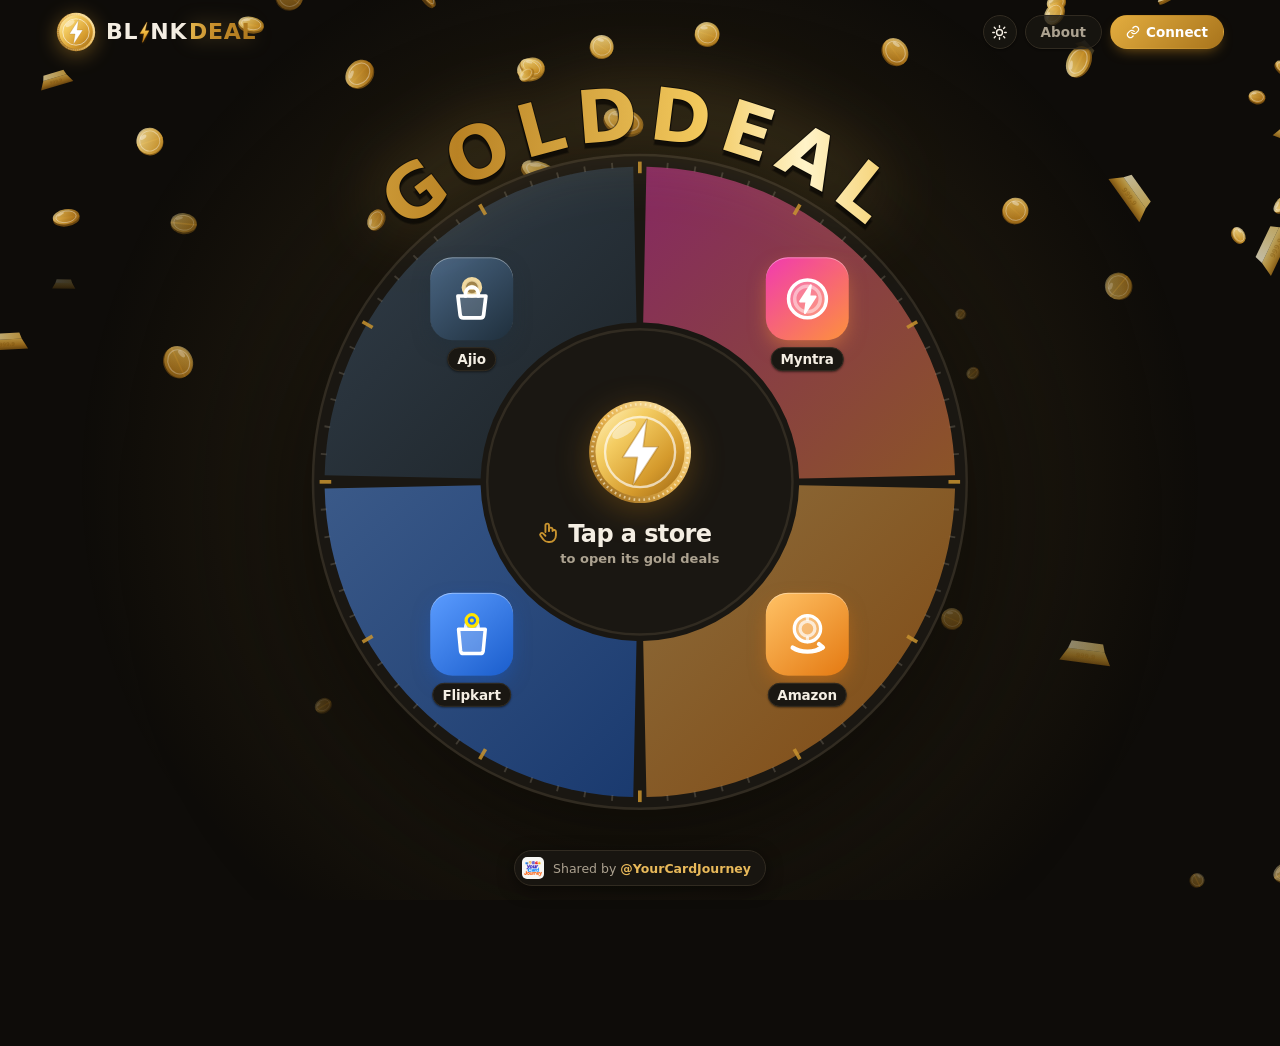
<file: index.html>
<!doctype html>
<html lang="en">
<head>
<meta charset="utf-8">
<meta name="viewport" content="width=device-width, initial-scale=1, viewport-fit=cover">
<title>BlinkDeal</title>
<meta name="description" content="Credit card gold deals, unlocked in a blink. Credit card offers, coupons and flash deals on gold coins from Myntra, Amazon, Flipkart and Ajio on one wheel – see which gold coins beat today's gold rate.">
<link rel="canonical" href="https://blinkdeal.live/">
<meta name="theme-color" content="#0e0c09">

<!-- What a shared link shows (WhatsApp, Telegram, X, LinkedIn, iMessage). -->
<meta property="og:type" content="website">
<meta property="og:site_name" content="BlinkDeal">
<meta property="og:locale" content="en_IN">
<meta property="og:url" content="https://blinkdeal.live/">
<meta property="og:title" content="BlinkDeal ⚡ Gold deals, unlocked in a blink">
<meta property="og:description" content="Credit card gold deals on Myntra · Amazon · Flipkart · Ajio – one tap to see which gold coins beat today's gold rate, before the deal is gone.">
<meta property="og:image" content="https://blinkdeal.live/og-image.jpg">
<meta property="og:image:type" content="image/jpeg">
<meta property="og:image:width" content="1200">
<meta property="og:image:height" content="630">
<meta property="og:image:alt" content="BlinkDeal – a gold wheel with Myntra, Amazon, Flipkart and Ajio">
<meta name="twitter:card" content="summary_large_image">
<meta name="twitter:title" content="BlinkDeal ⚡ Gold deals, unlocked in a blink">
<meta name="twitter:description" content="Myntra · Amazon · Flipkart · Ajio – one tap to see which gold coins beat today's gold rate.">
<meta name="twitter:image" content="https://blinkdeal.live/og-image.jpg">
<meta name="apple-mobile-web-app-title" content="BlinkDeal">
<script type="application/ld+json">
{
  "@context": "https://schema.org",
  "@graph": [
    {
      "@type": "WebSite",
      "@id": "https://blinkdeal.live/#site",
      "url": "https://blinkdeal.live/",
      "name": "BlinkDeal",
      "alternateName": ["blinkdeal.live", "BlinkDeal credit card gold deals"],
      "description": "Credit card gold deals, unlocked in a blink. Credit card offers, coupons and flash deals on gold coins from Myntra, Amazon, Flipkart and Ajio on one wheel, each priced against today's gold rate.",
      "inLanguage": "en-IN",
      "publisher": { "@id": "https://yourcardjourney.store/#org" }
    },
    {
      "@type": "Organization",
      "@id": "https://yourcardjourney.store/#org",
      "name": "YourCardJourney",
      "url": "https://yourcardjourney.store/"
    },
    {
      "@type": "ItemList",
      "name": "Credit card gold deals",
      "itemListElement": [
        { "@type": "SiteNavigationElement", "position": 1, "name": "Credit card gold deals – guide", "url": "https://blinkdeal.live/credit-card-gold-deals/" },
        { "@type": "SiteNavigationElement", "position": 2, "name": "Myntra gold coin deals (BlinkDeal)", "url": "https://blinkdeal.yourcardjourney.store/" },
        { "@type": "SiteNavigationElement", "position": 3, "name": "Amazon gold deals", "url": "https://amazongold.yourcardjourney.store/" },
        { "@type": "SiteNavigationElement", "position": 4, "name": "Flipkart gold deals", "url": "https://flipkartgold.yourcardjourney.store/" },
        { "@type": "SiteNavigationElement", "position": 5, "name": "Ajio gold deals", "url": "https://ajiogold.yourcardjourney.store/" }
      ]
    }
  ]
}
</script>
<link rel="icon" href="favicon.svg" type="image/svg+xml">
<link rel="apple-touch-icon" href="apple-touch-icon.png">
<link rel="preconnect" href="https://rsms.me/">
<link rel="stylesheet" href="https://rsms.me/inter/inter.css">
<link rel="stylesheet" href="style.css">
<script>
  // Dark by default for everyone; a visitor who picked light keeps light.
  (function () {
    var t = "dark";
    try { if (localStorage.getItem("bdlive.theme") === "light") t = "light"; } catch (e) {}
    document.documentElement.setAttribute("data-theme", t);
  })();
</script>
</head>
<body>

<!-- Gold drifting down behind everything. Scenery, not content. -->
<canvas class="hoard" id="hoard" aria-hidden="true"></canvas>

<!-- Gradients for the BlinkDeal.live coin (the mark itself is drawn by app.js). -->
<svg width="0" height="0" style="position:absolute" aria-hidden="true">
  <defs>
    <linearGradient id="coinFace" x1="0" y1="0" x2="1" y2="1">
      <stop offset="0" stop-color="#fff2c4"/>
      <stop offset=".3" stop-color="#f4cd63"/>
      <stop offset=".68" stop-color="#d59a2c"/>
      <stop offset="1" stop-color="#9c6715"/>
    </linearGradient>
    <linearGradient id="boltGold" x1="0" y1="0" x2="0" y2="1">
      <stop offset="0" stop-color="#ffe7a0"/>
      <stop offset=".5" stop-color="#f0b93e"/>
      <stop offset="1" stop-color="#c47f16"/>
    </linearGradient>
    <linearGradient id="coinRim" x1="0" y1="1" x2="1" y2="0">
      <stop offset="0" stop-color="#8a5a12"/>
      <stop offset=".5" stop-color="#e6b24e"/>
      <stop offset="1" stop-color="#fff0bd"/>
    </linearGradient>
  </defs>
</svg>

<header class="topbar">
  <a class="brand" href="./" aria-label="BlinkDeal home">
    <span class="brand-mark" aria-hidden="true" data-mark></span>
    <!-- The name blinks: BLINK's letters shut like an eyelid, twice; the I is a
         bolt that then strikes; and a flash of light runs across DEAL. -->
    <span class="wm" aria-hidden="true">
      <span class="wm-blink"><b>B</b><b>L</b><svg class="wm-bolt" viewBox="0 0 12 24"><path d="M8.6 1 1.2 13.4h4.4L3.9 23l7-12.6H6.5L8.6 1z"/></svg><b>N</b><b>K</b></span><span class="wm-deal">DEAL</span>
    </span>
  </a>
  <nav class="top-links">
    <button class="theme-btn" id="themeBtn" data-theme-toggle type="button" aria-label="Switch to light">
    <svg class="sun" viewBox="0 0 24 24" fill="none" stroke="currentColor" stroke-width="2" stroke-linecap="round"><circle cx="12" cy="12" r="4.2"/><path d="M12 2.5v2.2M12 19.3v2.2M4.6 4.6l1.6 1.6M17.8 17.8l1.6 1.6M2.5 12h2.2M19.3 12h2.2M4.6 19.4l1.6-1.6M17.8 6.2l1.6-1.6"/></svg>
    <svg class="moon" viewBox="0 0 24 24" fill="none" stroke="currentColor" stroke-width="2" stroke-linejoin="round"><path d="M20 14.5A8.5 8.5 0 1 1 9.5 4a6.8 6.8 0 0 0 10.5 10.5z"/></svg>
  </button>
    <a class="about-pill" href="about/">About</a>
    <a class="about-pill connect" href="https://yourcardjourney.store/social.html">
      <svg viewBox="0 0 24 24" fill="none" stroke="currentColor" stroke-width="2.2" stroke-linecap="round" stroke-linejoin="round" aria-hidden="true"><path d="M10 13a5 5 0 0 0 7.5.5l3-3a5 5 0 0 0-7-7l-1.7 1.7"/><path d="M14 11a5 5 0 0 0-7.5-.5l-3 3a5 5 0 0 0 7 7l1.7-1.7"/></svg>
      Connect
    </a>
  </nav>
</header>

<main>
  <h1 class="sr-only">BlinkDeal – gold deals from Myntra, Amazon, Flipkart and Ajio</h1>

  <section class="stage" aria-label="Pick a store">
    <div class="wheel" id="wheel">

      <svg class="crown" viewBox="0 0 400 400" aria-hidden="true">
        <defs>
          <linearGradient id="foil" gradientUnits="userSpaceOnUse" x1="0" y1="0" x2="420" y2="0" spreadMethod="reflect">
            <stop offset="0"   stop-color="#b98224"/>
            <stop offset=".35" stop-color="#f2c85c"/>
            <stop offset=".5"  stop-color="#fff3c8"/>
            <stop offset=".65" stop-color="#f2c85c"/>
            <stop offset="1"   stop-color="#c68d2a"/>
            <animateTransform attributeName="gradientTransform" type="translate"
                              values="0 0; 420 0" dur="6s" repeatCount="indefinite"/>
          </linearGradient>
          <path id="crownArc" d="M -6 200 A 206 206 0 0 1 406 200"/>
        </defs>
        <text class="crown-word">
          <textPath href="#crownArc" startOffset="50%" text-anchor="middle">GOLDDEAL</textPath>
        </text>
      </svg>

      <div class="spin">
        <svg class="dial" viewBox="0 0 400 400" aria-hidden="true">
          <defs id="grads"></defs>
          <circle class="rim" cx="200" cy="200" r="197"/>
          <g class="segs"></g>
          <g class="ticks"></g>
          <circle class="inner" cx="200" cy="200" r="92"/>
        </svg>
        <div class="orbs" id="orbs"></div>
      </div>

      <!-- The centre says what to do. -->
      <div class="core">
        <span class="core-mark" aria-hidden="true">
          <span class="shock"></span><span class="shock s2"></span>
          <span class="core-coin" data-mark></span>
        </span>
        <p class="core-cta">
          <svg class="tap" viewBox="0 0 24 24" fill="none" stroke="currentColor" stroke-width="1.8" stroke-linecap="round" stroke-linejoin="round" aria-hidden="true">
            <path d="M9 11.5V5.2a1.7 1.7 0 0 1 3.4 0v5.3"/>
            <path d="M12.4 10.2V9a1.7 1.7 0 0 1 3.4 0v1.6M15.8 10.4a1.7 1.7 0 0 1 3.2.8v3.3c0 3.7-2.6 6.5-6.2 6.5h-.9c-2.2 0-3.6-.8-4.9-2.4L4.3 14.9a1.6 1.6 0 0 1 2.4-2.1L9 15"/>
          </svg>
          <b>Tap a store</b>
        </p>
        <p class="core-sub" id="coreSub">to open its gold deals</p>
      </div>
    </div>
  </section>
</main>

<footer class="site-credit">
  <span class="credit-pill">
    <img src="yourcardjourney.png" alt="" onerror="this.style.display='none'">
    <span>Shared by <a class="handle" href="https://yourcardjourney.store" rel="noopener">@YourCardJourney</a></span>
  </span>
  <!-- On phones the theme switch lives here, dressed like the credit pill beside it. -->
  <button class="credit-pill theme-pill" data-theme-toggle type="button" aria-label="Switch to light">
    <svg class="sun" viewBox="0 0 24 24" fill="none" stroke="currentColor" stroke-width="2" stroke-linecap="round"><circle cx="12" cy="12" r="4.2"/><path d="M12 2.5v2.2M12 19.3v2.2M4.6 4.6l1.6 1.6M17.8 17.8l1.6 1.6M2.5 12h2.2M19.3 12h2.2M4.6 19.4l1.6-1.6M17.8 6.2l1.6-1.6"/></svg>
    <svg class="moon" viewBox="0 0 24 24" fill="none" stroke="currentColor" stroke-width="2" stroke-linejoin="round"><path d="M20 14.5A8.5 8.5 0 1 1 9.5 4a6.8 6.8 0 0 0 10.5 10.5z"/></svg>
  </button>
</footer>

<script src="hoard.js"></script>
<script src="app.js"></script>
<script src="theme.js"></script>
<script src="analytics.js"></script>
</body>
</html>
</file>
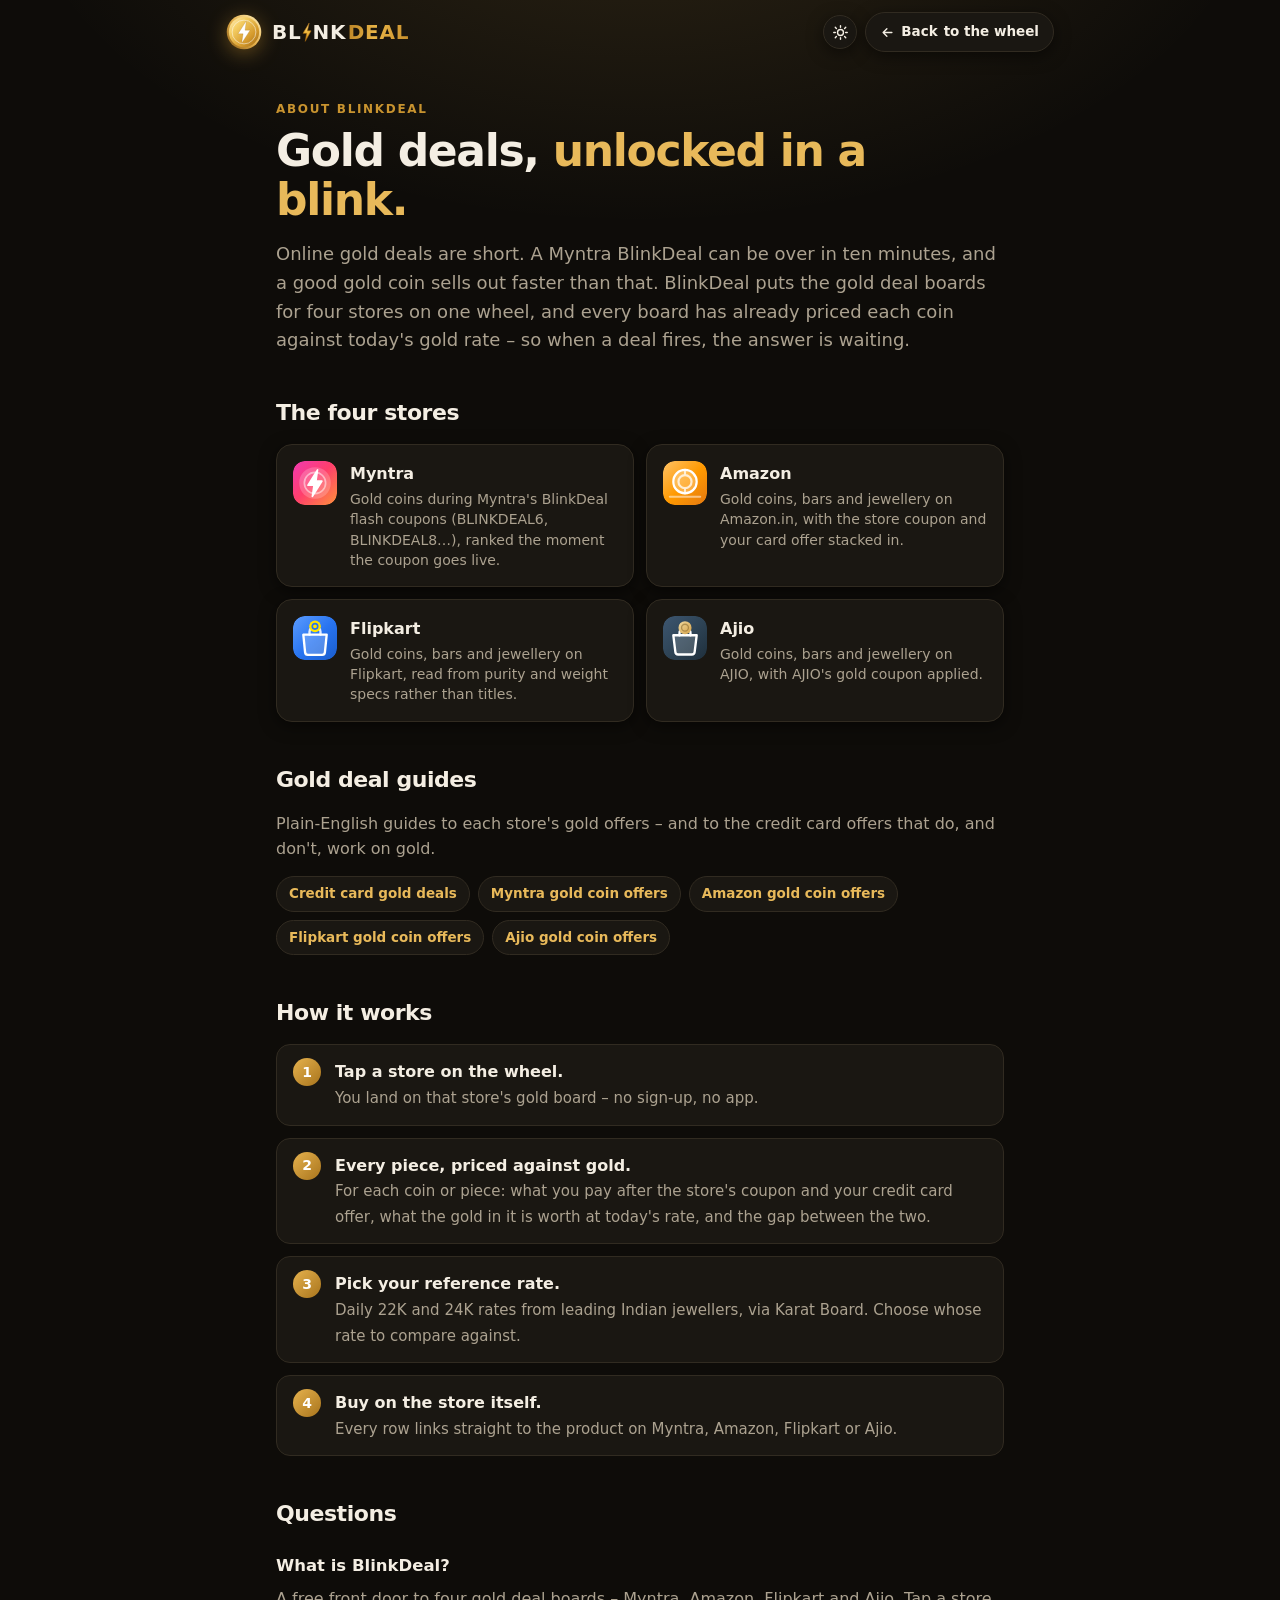
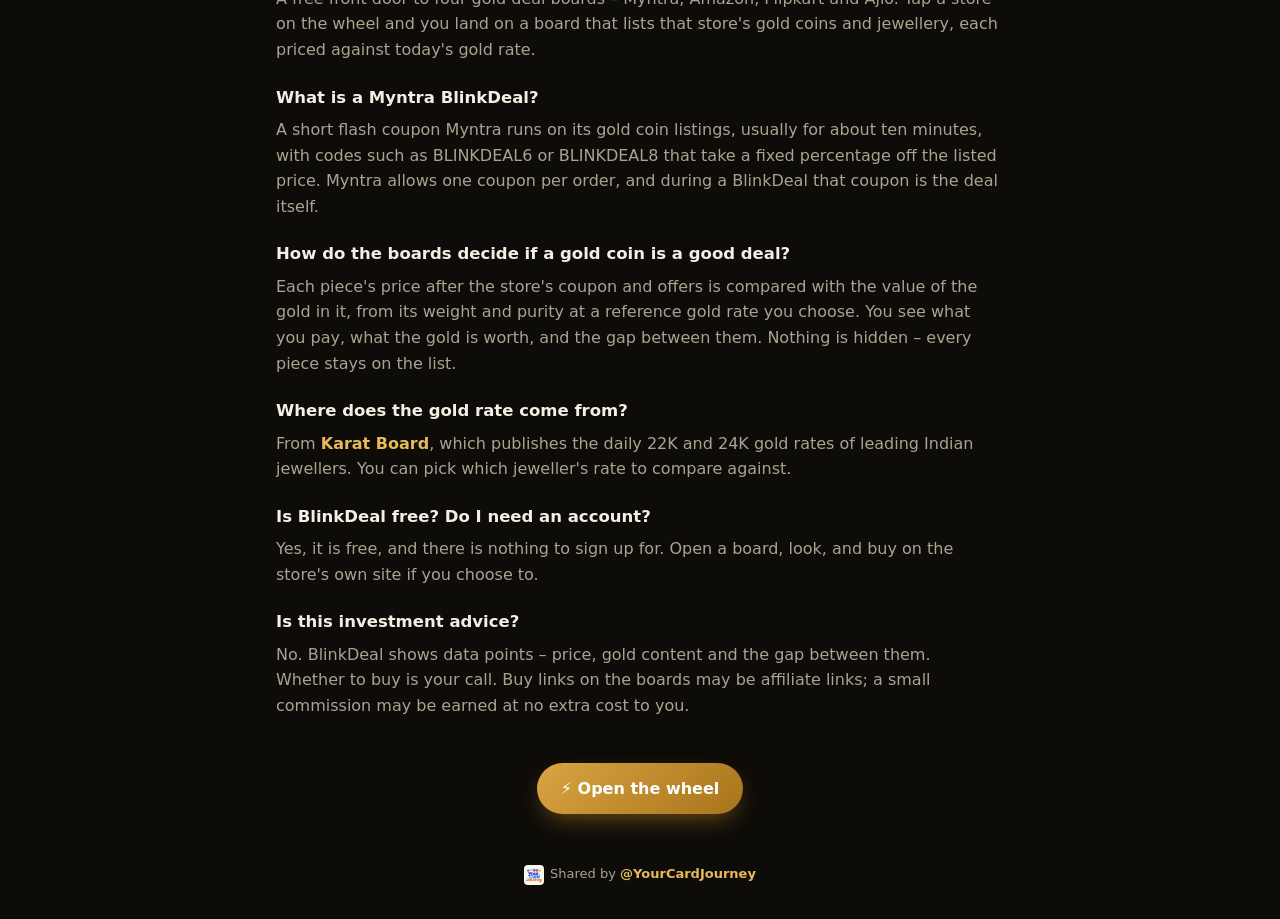
<file: about/index.html>
<!doctype html>
<html lang="en">
<head>
<meta charset="utf-8">
<meta name="viewport" content="width=device-width, initial-scale=1, viewport-fit=cover">
<title>About BlinkDeal – gold coin deals on Myntra, Amazon, Flipkart &amp; Ajio</title>
<meta name="description" content="BlinkDeal puts the gold coin and jewellery deals of Myntra, Amazon, Flipkart and Ajio – with their coupons and credit card offers – on one wheel. Each board prices every piece against today's gold rate, so you can see which ones cost less than the gold in them.">
<link rel="canonical" href="https://blinkdeal.live/about/">
<meta name="theme-color" content="#0e0c09">
<meta property="og:type" content="website">
<meta property="og:site_name" content="BlinkDeal">
<meta property="og:locale" content="en_IN">
<meta property="og:url" content="https://blinkdeal.live/about/">
<meta property="og:title" content="About BlinkDeal ⚡ gold deals, unlocked in a blink">
<meta property="og:description" content="How BlinkDeal works – Myntra, Amazon, Flipkart and Ajio gold coin deals, priced against today's gold rate.">
<meta property="og:image" content="https://blinkdeal.live/og-image.jpg">
<meta property="og:image:width" content="1200">
<meta property="og:image:height" content="630">
<meta name="twitter:card" content="summary_large_image">
<meta name="twitter:image" content="https://blinkdeal.live/og-image.jpg">
<link rel="icon" href="../favicon.svg" type="image/svg+xml">
<link rel="apple-touch-icon" href="../apple-touch-icon.png">
<link rel="preconnect" href="https://rsms.me/">
<link rel="stylesheet" href="https://rsms.me/inter/inter.css">

<script type="application/ld+json">
{
  "@context": "https://schema.org",
  "@graph": [
    {
      "@type": "FAQPage",
      "@id": "https://blinkdeal.live/about/#faq",
      "url": "https://blinkdeal.live/about/",
      "mainEntity": [
        { "@type": "Question", "name": "What is BlinkDeal?",
          "acceptedAnswer": { "@type": "Answer", "text": "BlinkDeal is a free front door to four gold deal boards – Myntra, Amazon, Flipkart and Ajio. Tap a store on the wheel and you land on a board that lists that store's gold coins and jewellery, each priced against today's gold rate." } },
        { "@type": "Question", "name": "What is a Myntra BlinkDeal?",
          "acceptedAnswer": { "@type": "Answer", "text": "A short flash coupon Myntra runs on its gold coin listings, usually for about ten minutes, with codes such as BLINKDEAL6 or BLINKDEAL8 that take a fixed percentage off the listed price. Myntra allows one coupon per order, and during a BlinkDeal that coupon is the deal itself." } },
        { "@type": "Question", "name": "How do the boards decide if a gold coin is a good deal?",
          "acceptedAnswer": { "@type": "Answer", "text": "Each piece's price after the store's coupon and offers is compared with the value of the gold in it, from its weight and purity at a reference gold rate you choose. You see what you pay, what the gold is worth, and the gap between them. Nothing is hidden – every piece stays on the list." } },
        { "@type": "Question", "name": "Where does the gold rate come from?",
          "acceptedAnswer": { "@type": "Answer", "text": "From Karat Board, which publishes the daily 22K and 24K gold rates of leading Indian jewellers. You can pick which jeweller's rate to compare against." } },
        { "@type": "Question", "name": "Is BlinkDeal free? Do I need an account?",
          "acceptedAnswer": { "@type": "Answer", "text": "Yes, it is free, and there is nothing to sign up for. Open a board, look, and buy on the store's own site if you choose to." } },
        { "@type": "Question", "name": "Is this investment advice?",
          "acceptedAnswer": { "@type": "Answer", "text": "No. BlinkDeal shows data points – price, gold content and the gap between them. Whether to buy is your call. Buy links on the boards may be affiliate links; a small commission may be earned at no extra cost to you." } }
      ]
    },
    {
      "@type": "BreadcrumbList",
      "itemListElement": [
        { "@type": "ListItem", "position": 1, "name": "BlinkDeal", "item": "https://blinkdeal.live/" },
        { "@type": "ListItem", "position": 2, "name": "About", "item": "https://blinkdeal.live/about/" }
      ]
    }
  ]
}
</script>
<script>
  // Dark by default for everyone; a visitor who picked light keeps light.
  (function () {
    var t = "dark";
    try { if (localStorage.getItem("bdlive.theme") === "light") t = "light"; } catch (e) {}
    document.documentElement.setAttribute("data-theme", t);
  })();
</script>
<link rel="stylesheet" href="../page.css">
</head>
<body>

<svg width="0" height="0" style="position:absolute" aria-hidden="true">
  <defs>
    <linearGradient id="cf" x1="0" y1="0" x2="1" y2="1"><stop offset="0" stop-color="#fff2c4"/><stop offset=".3" stop-color="#f4cd63"/><stop offset=".68" stop-color="#d59a2c"/><stop offset="1" stop-color="#9c6715"/></linearGradient>
    <linearGradient id="cr" x1="0" y1="1" x2="1" y2="0"><stop offset="0" stop-color="#8a5a12"/><stop offset=".5" stop-color="#e6b24e"/><stop offset="1" stop-color="#fff0bd"/></linearGradient>
    <linearGradient id="bg" x1="0" y1="0" x2="0" y2="1"><stop offset="0" stop-color="#ffe7a0"/><stop offset=".5" stop-color="#f0b93e"/><stop offset="1" stop-color="#c47f16"/></linearGradient>
  </defs>
</svg>

<header class="topbar">
  <a class="brand" href="../" aria-label="BlinkDeal home">
    <svg class="coin" viewBox="0 0 100 100" aria-hidden="true">
      <circle cx="50" cy="50" r="48" fill="url(#cr)"/><circle cx="50" cy="50" r="42" fill="url(#cf)"/>
      <circle cx="50" cy="50" r="33" fill="none" stroke="#fff" stroke-opacity=".65" stroke-width="2.2"/>
      <path d="M56.5 19 33.5 55h14l-4 26L67 45H53l3.5-26z" fill="#fff" stroke="#a36c16" stroke-opacity=".4" stroke-width="1.6" stroke-linejoin="round"/>
    </svg>
    <span class="wm" aria-hidden="true">BL<svg class="bolt" viewBox="0 0 12 24"><path d="M8.6 1 1.2 13.4h4.4L3.9 23l7-12.6H6.5L8.6 1z" fill="url(#bg)" stroke="#a86a10" stroke-width=".7" stroke-linejoin="round"/></svg>NK<span class="deal">DEAL</span></span>
  </a>
  <span class="top-right">
  <button class="theme-btn" id="themeBtn" type="button" aria-label="Switch to light">
    <svg class="sun" viewBox="0 0 24 24" fill="none" stroke="currentColor" stroke-width="2" stroke-linecap="round"><circle cx="12" cy="12" r="4.2"/><path d="M12 2.5v2.2M12 19.3v2.2M4.6 4.6l1.6 1.6M17.8 17.8l1.6 1.6M2.5 12h2.2M19.3 12h2.2M4.6 19.4l1.6-1.6M17.8 6.2l1.6-1.6"/></svg>
    <svg class="moon" viewBox="0 0 24 24" fill="none" stroke="currentColor" stroke-width="2" stroke-linejoin="round"><path d="M20 14.5A8.5 8.5 0 1 1 9.5 4a6.8 6.8 0 0 0 10.5 10.5z"/></svg>
  </button>
  <a class="home" href="../">
    <svg viewBox="0 0 24 24" fill="none" stroke="currentColor" stroke-width="2.2" stroke-linecap="round" stroke-linejoin="round"><path d="M19 12H5M11 18l-6-6 6-6"/></svg>
    Back<span class="long"> to the wheel</span>
  </a>
  </span>
</header>

<main>
  <p class="eyebrow">About BlinkDeal</p>
  <h1>Gold deals, <em>unlocked in a blink.</em></h1>
  <p class="lede">Online gold deals are short. A Myntra BlinkDeal can be over in ten minutes, and a
    good gold coin sells out faster than that. BlinkDeal puts the gold deal boards for four stores on
    one wheel, and every board has already priced each coin against today's gold rate – so when a deal
    fires, the answer is waiting.</p>

  <h2>The four stores</h2>
  <div class="stores">
    <a class="store" href="https://blinkdeal.yourcardjourney.store">
      <img src="../marks/myntra.svg" alt="">
      <div><b>Myntra</b><span>Gold coins during Myntra's BlinkDeal flash coupons (BLINKDEAL6, BLINKDEAL8…), ranked the moment the coupon goes live.</span></div>
    </a>
    <a class="store" href="https://amazongold.yourcardjourney.store">
      <img src="../marks/amazon.svg" alt="">
      <div><b>Amazon</b><span>Gold coins, bars and jewellery on Amazon.in, with the store coupon and your card offer stacked in.</span></div>
    </a>
    <a class="store" href="https://flipkartgold.yourcardjourney.store">
      <img src="../marks/flipkart.svg" alt="">
      <div><b>Flipkart</b><span>Gold coins, bars and jewellery on Flipkart, read from purity and weight specs rather than titles.</span></div>
    </a>
    <a class="store" href="https://ajiogold.yourcardjourney.store">
      <img src="../marks/ajio.svg" alt="">
      <div><b>Ajio</b><span>Gold coins, bars and jewellery on AJIO, with AJIO's gold coupon applied.</span></div>
    </a>
  </div>

  <h2>Gold deal guides</h2>
  <p style="margin:0;color:var(--muted)">Plain-English guides to each store's gold offers – and to the credit card offers that do, and don't, work on gold.</p>
  <div class="guides">
    <a href="../credit-card-gold-deals/">Credit card gold deals</a>
    <a href="../myntra-gold-coin-offers/">Myntra gold coin offers</a>
    <a href="../amazon-gold-coin-offers/">Amazon gold coin offers</a>
    <a href="../flipkart-gold-coin-offers/">Flipkart gold coin offers</a>
    <a href="../ajio-gold-coin-offers/">Ajio gold coin offers</a>
  </div>

  <h2>How it works</h2>
  <ol class="steps">
    <li><b>Tap a store on the wheel.</b><span>You land on that store's gold board – no sign-up, no app.</span></li>
    <li><b>Every piece, priced against gold.</b><span>For each coin or piece: what you pay after the store's coupon and your credit card offer, what the gold in it is worth at today's rate, and the gap between the two.</span></li>
    <li><b>Pick your reference rate.</b><span>Daily 22K and 24K rates from leading Indian jewellers, via Karat Board. Choose whose rate to compare against.</span></li>
    <li><b>Buy on the store itself.</b><span>Every row links straight to the product on Myntra, Amazon, Flipkart or Ajio.</span></li>
  </ol>

  <h2>Questions</h2>
  <dl>
    <dt>What is BlinkDeal?</dt>
    <dd>A free front door to four gold deal boards – Myntra, Amazon, Flipkart and Ajio. Tap a store on
      the wheel and you land on a board that lists that store's gold coins and jewellery, each priced
      against today's gold rate.</dd>

    <dt>What is a Myntra BlinkDeal?</dt>
    <dd>A short flash coupon Myntra runs on its gold coin listings, usually for about ten minutes, with
      codes such as BLINKDEAL6 or BLINKDEAL8 that take a fixed percentage off the listed price. Myntra
      allows one coupon per order, and during a BlinkDeal that coupon is the deal itself.</dd>

    <dt>How do the boards decide if a gold coin is a good deal?</dt>
    <dd>Each piece's price after the store's coupon and offers is compared with the value of the gold in
      it, from its weight and purity at a reference gold rate you choose. You see what you pay, what the
      gold is worth, and the gap between them. Nothing is hidden – every piece stays on the list.</dd>

    <dt>Where does the gold rate come from?</dt>
    <dd>From <a href="https://karatboard.yourcardjourney.store">Karat Board</a>, which publishes the
      daily 22K and 24K gold rates of leading Indian jewellers. You can pick which jeweller's rate to
      compare against.</dd>

    <dt>Is BlinkDeal free? Do I need an account?</dt>
    <dd>Yes, it is free, and there is nothing to sign up for. Open a board, look, and buy on the store's
      own site if you choose to.</dd>

    <dt>Is this investment advice?</dt>
    <dd>No. BlinkDeal shows data points – price, gold content and the gap between them. Whether to buy
      is your call. Buy links on the boards may be affiliate links; a small commission may be earned at
      no extra cost to you.</dd>
  </dl>

  <p class="cta"><a href="../">⚡ Open the wheel</a></p>
</main>

<footer>
  <img src="../yourcardjourney.png" alt="">Shared by <a href="https://yourcardjourney.store">@YourCardJourney</a>
</footer>

<script src="../theme.js"></script>
<script src="../analytics.js"></script>
</body>
</html>
</file>
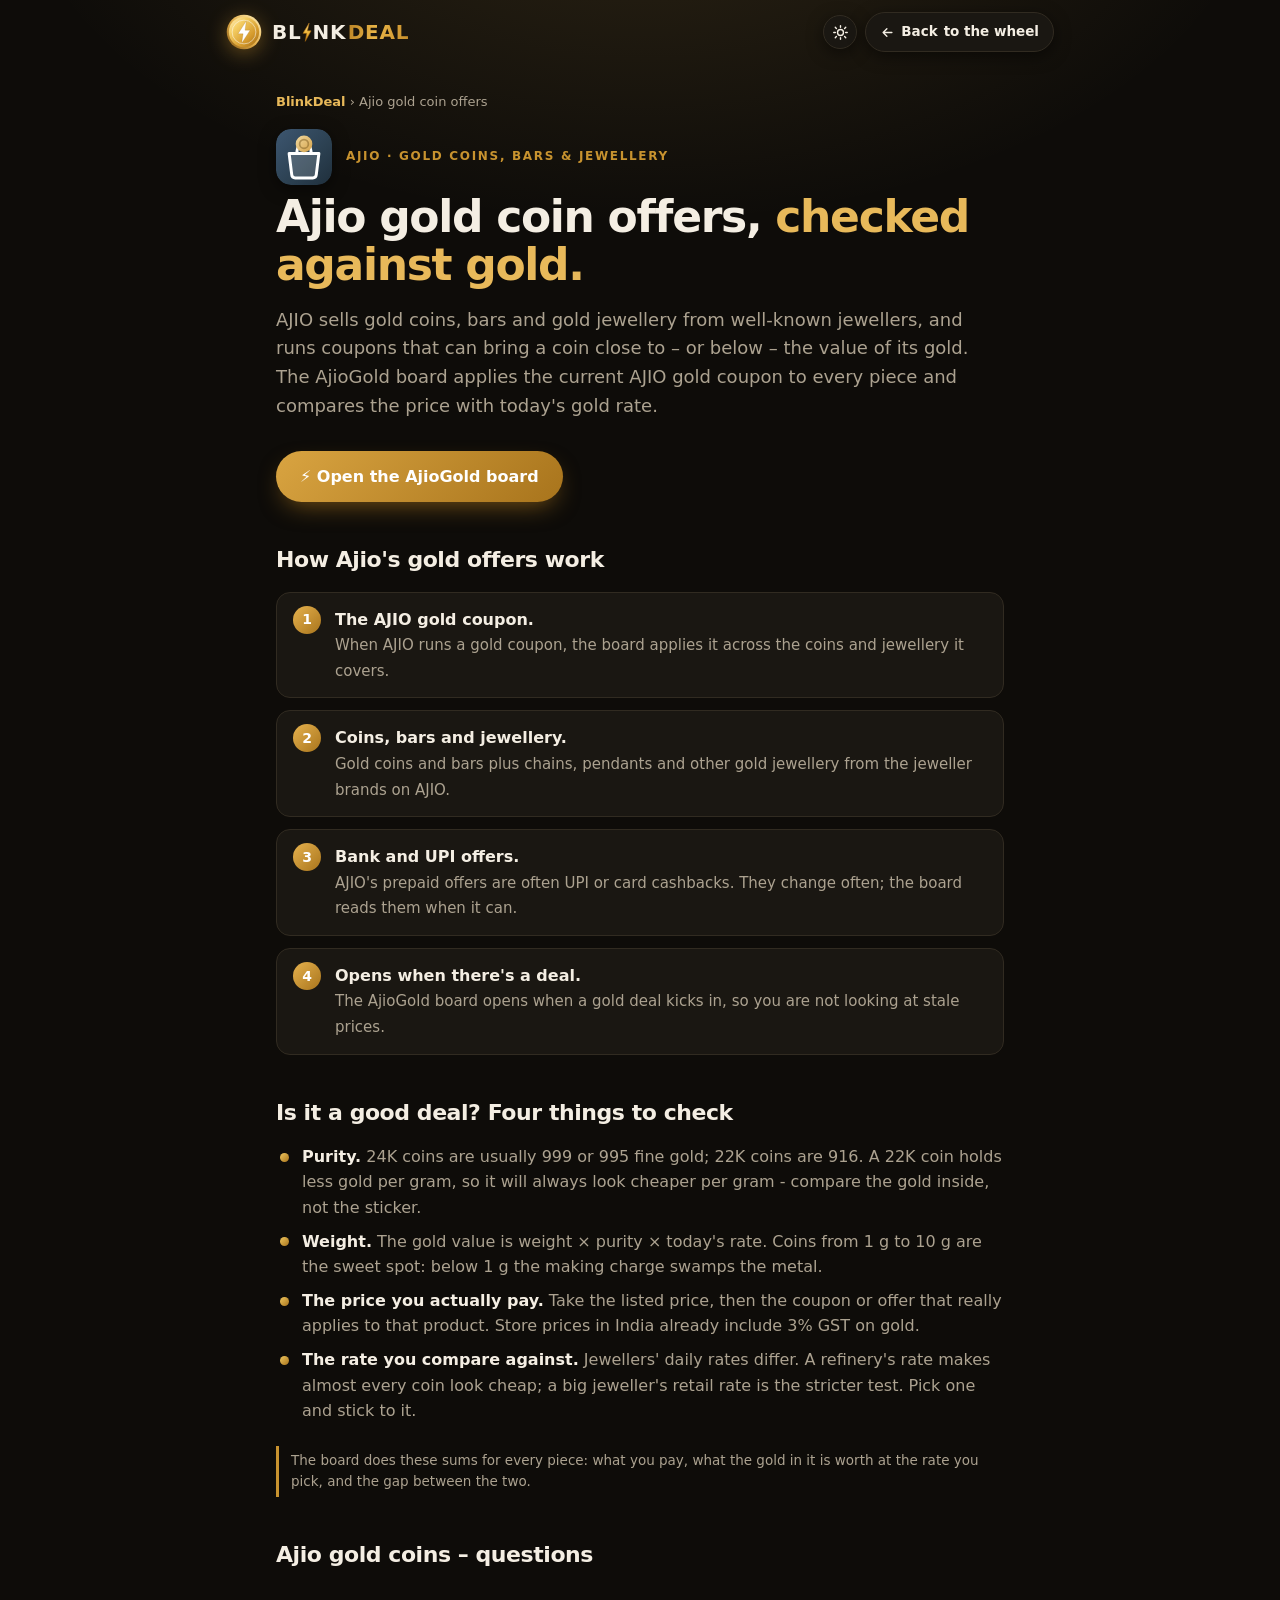
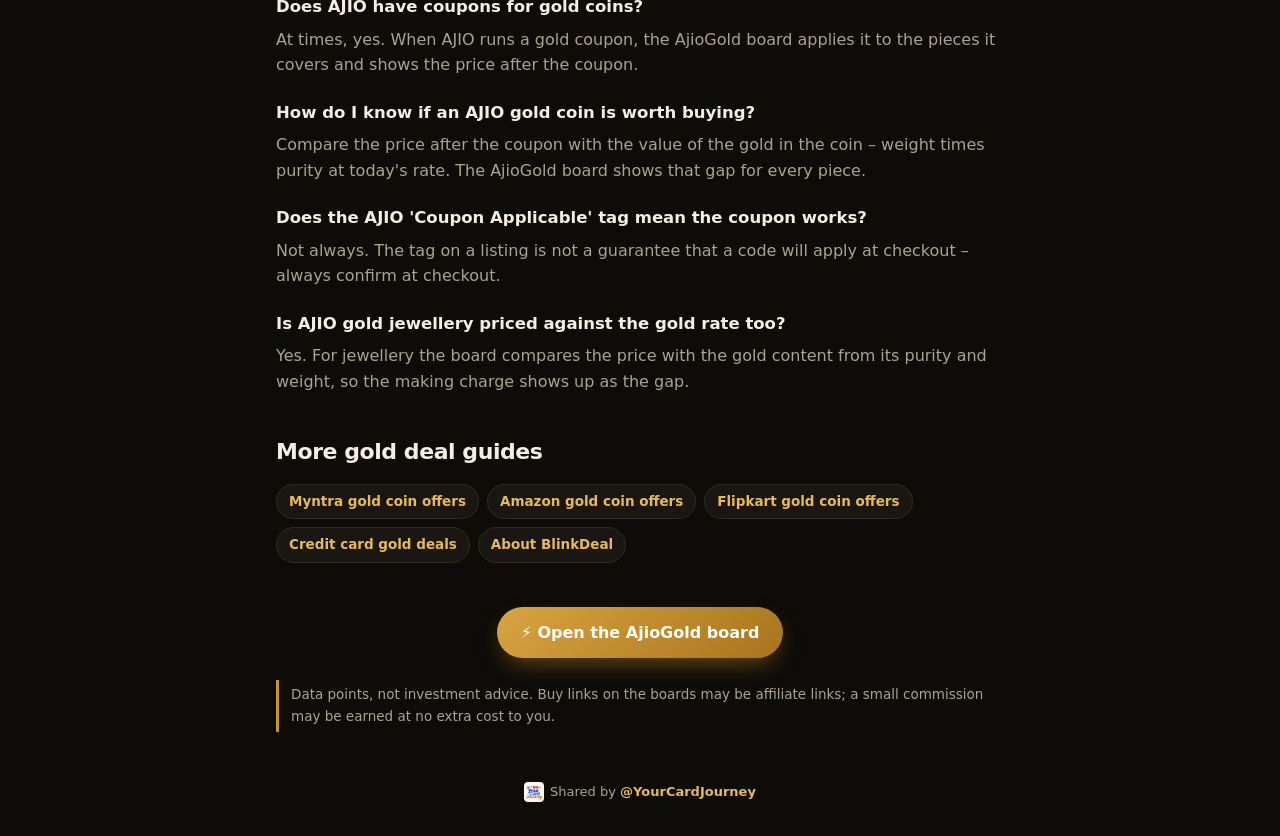
<file: ajio-gold-coin-offers/index.html>
<!doctype html>
<html lang="en">
<head>
<meta charset="utf-8">
<meta name="viewport" content="width=device-width, initial-scale=1, viewport-fit=cover">
<title>Ajio Gold Coin Offers – Coupons &amp; Card Offers – BlinkDeal</title>
<meta name="description" content="Gold coins, bars and jewellery on AJIO priced against today&#x27;s gold rate, with AJIO&#x27;s gold coupon applied – see which pieces cost less than the gold in them.">
<link rel="canonical" href="https://blinkdeal.live/ajio-gold-coin-offers/">
<meta name="theme-color" content="#0e0c09">
<meta property="og:type" content="article">
<meta property="og:site_name" content="BlinkDeal">
<meta property="og:locale" content="en_IN">
<meta property="og:url" content="https://blinkdeal.live/ajio-gold-coin-offers/">
<meta property="og:title" content="Ajio Gold Coin Offers – Coupons &amp; Card Offers ⚡ BlinkDeal">
<meta property="og:description" content="Gold coins, bars and jewellery on AJIO priced against today&#x27;s gold rate, with AJIO&#x27;s gold coupon applied – see which pieces cost less than the gold in them.">
<meta property="og:image" content="https://blinkdeal.live/og-image.jpg">
<meta property="og:image:width" content="1200">
<meta property="og:image:height" content="630">
<meta name="twitter:card" content="summary_large_image">
<meta name="twitter:image" content="https://blinkdeal.live/og-image.jpg">
<link rel="icon" href="../favicon.svg" type="image/svg+xml">
<link rel="apple-touch-icon" href="../apple-touch-icon.png">
<link rel="preconnect" href="https://rsms.me/">
<link rel="stylesheet" href="https://rsms.me/inter/inter.css">
<link rel="stylesheet" href="../page.css">
<script type="application/ld+json">
{
  "@context": "https://schema.org",
  "@graph": [
    {
      "@type": "WebPage",
      "@id": "https://blinkdeal.live/ajio-gold-coin-offers/",
      "url": "https://blinkdeal.live/ajio-gold-coin-offers/",
      "name": "Ajio Gold Coin Offers – Coupons & Card Offers",
      "description": "Gold coins, bars and jewellery on AJIO priced against today's gold rate, with AJIO's gold coupon applied – see which pieces cost less than the gold in them.",
      "inLanguage": "en-IN",
      "isPartOf": {
        "@id": "https://blinkdeal.live/#site"
      }
    },
    {
      "@type": "FAQPage",
      "@id": "https://blinkdeal.live/ajio-gold-coin-offers/#faq",
      "mainEntity": [
        {
          "@type": "Question",
          "name": "Does AJIO have coupons for gold coins?",
          "acceptedAnswer": {
            "@type": "Answer",
            "text": "At times, yes. When AJIO runs a gold coupon, the AjioGold board applies it to the pieces it covers and shows the price after the coupon."
          }
        },
        {
          "@type": "Question",
          "name": "How do I know if an AJIO gold coin is worth buying?",
          "acceptedAnswer": {
            "@type": "Answer",
            "text": "Compare the price after the coupon with the value of the gold in the coin – weight times purity at today's rate. The AjioGold board shows that gap for every piece."
          }
        },
        {
          "@type": "Question",
          "name": "Does the AJIO 'Coupon Applicable' tag mean the coupon works?",
          "acceptedAnswer": {
            "@type": "Answer",
            "text": "Not always. The tag on a listing is not a guarantee that a code will apply at checkout – always confirm at checkout."
          }
        },
        {
          "@type": "Question",
          "name": "Is AJIO gold jewellery priced against the gold rate too?",
          "acceptedAnswer": {
            "@type": "Answer",
            "text": "Yes. For jewellery the board compares the price with the gold content from its purity and weight, so the making charge shows up as the gap."
          }
        }
      ]
    },
    {
      "@type": "BreadcrumbList",
      "itemListElement": [
        {
          "@type": "ListItem",
          "position": 1,
          "name": "BlinkDeal",
          "item": "https://blinkdeal.live/"
        },
        {
          "@type": "ListItem",
          "position": 2,
          "name": "Ajio gold coin offers",
          "item": "https://blinkdeal.live/ajio-gold-coin-offers/"
        }
      ]
    }
  ]
}
</script>
<script>
  // Dark by default for everyone; a visitor who picked light keeps light.
  (function () {
    var t = "dark";
    try { if (localStorage.getItem("bdlive.theme") === "light") t = "light"; } catch (e) {}
    document.documentElement.setAttribute("data-theme", t);
  })();
</script>
</head>
<body>
<!-- Generated by tools/guides.py - edit there, not here. -->
<svg width="0" height="0" style="position:absolute" aria-hidden="true">
  <defs>
    <linearGradient id="cf" x1="0" y1="0" x2="1" y2="1"><stop offset="0" stop-color="#fff2c4"/><stop offset=".3" stop-color="#f4cd63"/><stop offset=".68" stop-color="#d59a2c"/><stop offset="1" stop-color="#9c6715"/></linearGradient>
    <linearGradient id="cr" x1="0" y1="1" x2="1" y2="0"><stop offset="0" stop-color="#8a5a12"/><stop offset=".5" stop-color="#e6b24e"/><stop offset="1" stop-color="#fff0bd"/></linearGradient>
    <linearGradient id="bg" x1="0" y1="0" x2="0" y2="1"><stop offset="0" stop-color="#ffe7a0"/><stop offset=".5" stop-color="#f0b93e"/><stop offset="1" stop-color="#c47f16"/></linearGradient>
  </defs>
</svg>

<header class="topbar">
  <a class="brand" href="../" aria-label="BlinkDeal home">
    <svg class="coin" viewBox="0 0 100 100" aria-hidden="true">
      <circle cx="50" cy="50" r="48" fill="url(#cr)"/><circle cx="50" cy="50" r="42" fill="url(#cf)"/>
      <circle cx="50" cy="50" r="33" fill="none" stroke="#fff" stroke-opacity=".65" stroke-width="2.2"/>
      <path d="M56.5 19 33.5 55h14l-4 26L67 45H53l3.5-26z" fill="#fff" stroke="#a36c16" stroke-opacity=".4" stroke-width="1.6" stroke-linejoin="round"/>
    </svg>
    <span class="wm" aria-hidden="true">BL<svg class="bolt" viewBox="0 0 12 24"><path d="M8.6 1 1.2 13.4h4.4L3.9 23l7-12.6H6.5L8.6 1z" fill="url(#bg)" stroke="#a86a10" stroke-width=".7" stroke-linejoin="round"/></svg>NK<span class="deal">DEAL</span></span>
  </a>
  <span class="top-right">
  <button class="theme-btn" id="themeBtn" type="button" aria-label="Switch to light">
    <svg class="sun" viewBox="0 0 24 24" fill="none" stroke="currentColor" stroke-width="2" stroke-linecap="round"><circle cx="12" cy="12" r="4.2"/><path d="M12 2.5v2.2M12 19.3v2.2M4.6 4.6l1.6 1.6M17.8 17.8l1.6 1.6M2.5 12h2.2M19.3 12h2.2M4.6 19.4l1.6-1.6M17.8 6.2l1.6-1.6"/></svg>
    <svg class="moon" viewBox="0 0 24 24" fill="none" stroke="currentColor" stroke-width="2" stroke-linejoin="round"><path d="M20 14.5A8.5 8.5 0 1 1 9.5 4a6.8 6.8 0 0 0 10.5 10.5z"/></svg>
  </button>
  <a class="home" href="../">
    <svg viewBox="0 0 24 24" fill="none" stroke="currentColor" stroke-width="2.2" stroke-linecap="round" stroke-linejoin="round"><path d="M19 12H5M11 18l-6-6 6-6"/></svg>
    Back<span class="long"> to the wheel</span>
  </a>
  </span>
</header>

<main>
  <p class="crumbs"><a href="../">BlinkDeal</a> › Ajio gold coin offers</p>
  <div class="store-hero">
    <img src="../marks/ajio.svg" alt="">
    <p class="eyebrow" style="margin:0">Ajio · gold coins, bars &amp; jewellery</p>
  </div>
  <h1>Ajio gold coin offers, <em>checked against gold.</em></h1>
  <p class="lede">AJIO sells gold coins, bars and gold jewellery from well-known jewellers, and runs coupons that can bring a coin close to – or below – the value of its gold. The AjioGold board applies the current AJIO gold coupon to every piece and compares the price with today's gold rate.</p>

  <p class="cta" style="margin:0 0 10px;text-align:left"><a class="store-cta" data-store="ajio" href="https://ajiogold.yourcardjourney.store">⚡ Open the AjioGold board</a></p>

  <h2>How Ajio's gold offers work</h2>
  <ol class="steps">
    <li><b>The AJIO gold coupon.</b><span> When AJIO runs a gold coupon, the board applies it across the coins and jewellery it covers.</span></li>
    <li><b>Coins, bars and jewellery.</b><span> Gold coins and bars plus chains, pendants and other gold jewellery from the jeweller brands on AJIO.</span></li>
    <li><b>Bank and UPI offers.</b><span> AJIO's prepaid offers are often UPI or card cashbacks. They change often; the board reads them when it can.</span></li>
    <li><b>Opens when there's a deal.</b><span> The AjioGold board opens when a gold deal kicks in, so you are not looking at stale prices.</span></li>
  </ol>

  <h2>Is it a good deal? Four things to check</h2>
  <ul class="ticks">
    <li><b>Purity.</b> 24K coins are usually 999 or 995 fine gold; 22K coins are 916. A 22K coin holds less gold per gram, so it will always look cheaper per gram - compare the gold inside, not the sticker.</li>
    <li><b>Weight.</b> The gold value is weight × purity × today's rate. Coins from 1 g to 10 g are the sweet spot: below 1 g the making charge swamps the metal.</li>
    <li><b>The price you actually pay.</b> Take the listed price, then the coupon or offer that really applies to that product. Store prices in India already include 3% GST on gold.</li>
    <li><b>The rate you compare against.</b> Jewellers' daily rates differ. A refinery's rate makes almost every coin look cheap; a big jeweller's retail rate is the stricter test. Pick one and stick to it.</li>
  </ul>
  <p class="note">The board does these sums for every piece: what you pay, what the gold in it is worth at the rate you pick, and the gap between the two.</p>

  <h2>Ajio gold coins – questions</h2>
  <dl>
    <dt>Does AJIO have coupons for gold coins?</dt>
    <dd>At times, yes. When AJIO runs a gold coupon, the AjioGold board applies it to the pieces it covers and shows the price after the coupon.</dd>
    <dt>How do I know if an AJIO gold coin is worth buying?</dt>
    <dd>Compare the price after the coupon with the value of the gold in the coin – weight times purity at today's rate. The AjioGold board shows that gap for every piece.</dd>
    <dt>Does the AJIO 'Coupon Applicable' tag mean the coupon works?</dt>
    <dd>Not always. The tag on a listing is not a guarantee that a code will apply at checkout – always confirm at checkout.</dd>
    <dt>Is AJIO gold jewellery priced against the gold rate too?</dt>
    <dd>Yes. For jewellery the board compares the price with the gold content from its purity and weight, so the making charge shows up as the gap.</dd>
  </dl>

  <h2>More gold deal guides</h2>
  <div class="guides">
    <a href="../myntra-gold-coin-offers/">Myntra gold coin offers</a>
    <a href="../amazon-gold-coin-offers/">Amazon gold coin offers</a>
    <a href="../flipkart-gold-coin-offers/">Flipkart gold coin offers</a>
    <a href="../credit-card-gold-deals/">Credit card gold deals</a>
    <a href="../about/">About BlinkDeal</a>
  </div>

  <p class="cta"><a class="store-cta" data-store="ajio" href="https://ajiogold.yourcardjourney.store">⚡ Open the AjioGold board</a></p>
  <p class="note">Data points, not investment advice. Buy links on the boards may be affiliate links; a small commission may be earned at no extra cost to you.</p>
</main>

<footer>
  <img src="../yourcardjourney.png" alt="">Shared by <a href="https://yourcardjourney.store">@YourCardJourney</a>
</footer>

<script src="../theme.js"></script>
<script src="../analytics.js"></script>
</body>
</html>
</file>
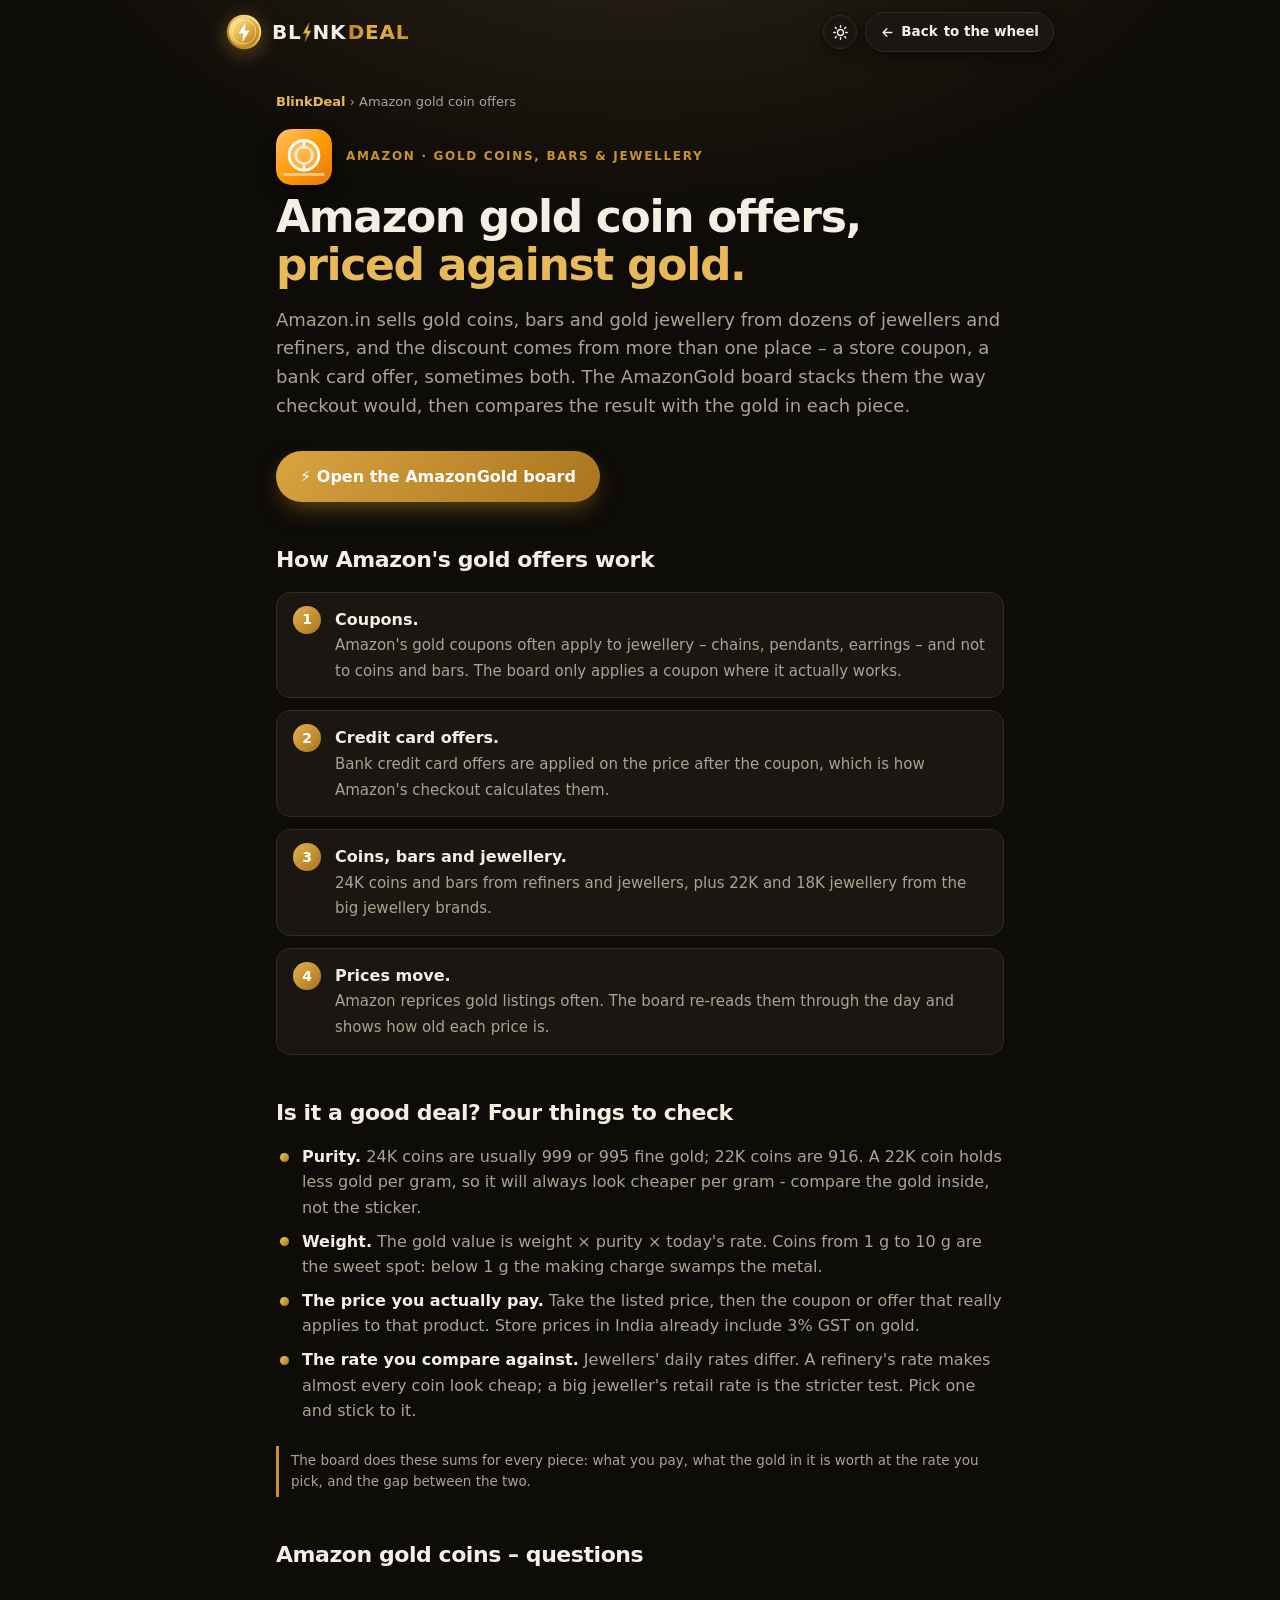
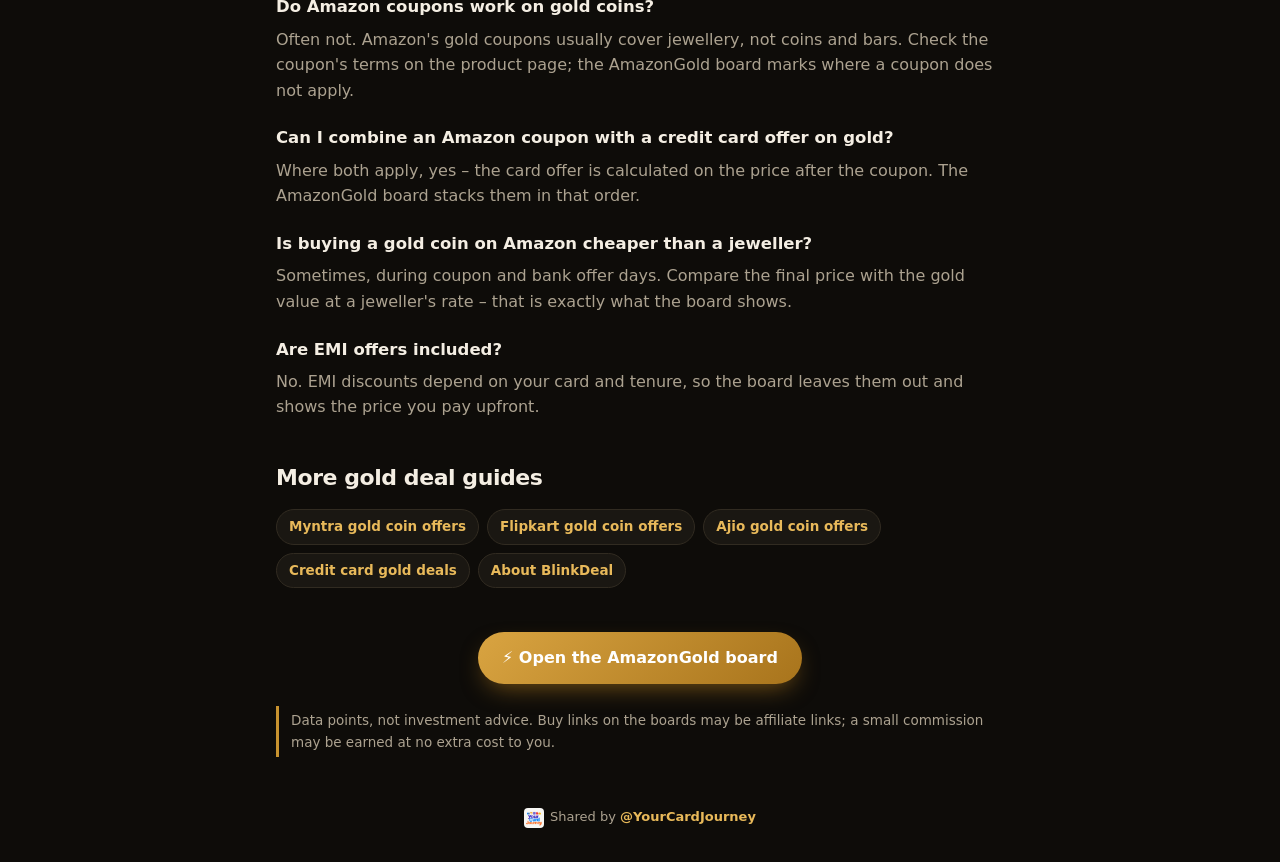
<file: amazon-gold-coin-offers/index.html>
<!doctype html>
<html lang="en">
<head>
<meta charset="utf-8">
<meta name="viewport" content="width=device-width, initial-scale=1, viewport-fit=cover">
<title>Amazon Gold Coin Offers – Coupons &amp; Credit Card Offers – BlinkDeal</title>
<meta name="description" content="Gold coins, bars and jewellery on Amazon.in priced against today&#x27;s gold rate – with Amazon&#x27;s coupon and your credit card offer stacked in, so you can see what really beats the gold rate.">
<link rel="canonical" href="https://blinkdeal.live/amazon-gold-coin-offers/">
<meta name="theme-color" content="#0e0c09">
<meta property="og:type" content="article">
<meta property="og:site_name" content="BlinkDeal">
<meta property="og:locale" content="en_IN">
<meta property="og:url" content="https://blinkdeal.live/amazon-gold-coin-offers/">
<meta property="og:title" content="Amazon Gold Coin Offers – Coupons &amp; Credit Card Offers ⚡ BlinkDeal">
<meta property="og:description" content="Gold coins, bars and jewellery on Amazon.in priced against today&#x27;s gold rate – with Amazon&#x27;s coupon and your credit card offer stacked in, so you can see what really beats the gold rate.">
<meta property="og:image" content="https://blinkdeal.live/og-image.jpg">
<meta property="og:image:width" content="1200">
<meta property="og:image:height" content="630">
<meta name="twitter:card" content="summary_large_image">
<meta name="twitter:image" content="https://blinkdeal.live/og-image.jpg">
<link rel="icon" href="../favicon.svg" type="image/svg+xml">
<link rel="apple-touch-icon" href="../apple-touch-icon.png">
<link rel="preconnect" href="https://rsms.me/">
<link rel="stylesheet" href="https://rsms.me/inter/inter.css">
<link rel="stylesheet" href="../page.css">
<script type="application/ld+json">
{
  "@context": "https://schema.org",
  "@graph": [
    {
      "@type": "WebPage",
      "@id": "https://blinkdeal.live/amazon-gold-coin-offers/",
      "url": "https://blinkdeal.live/amazon-gold-coin-offers/",
      "name": "Amazon Gold Coin Offers – Coupons & Credit Card Offers",
      "description": "Gold coins, bars and jewellery on Amazon.in priced against today's gold rate – with Amazon's coupon and your credit card offer stacked in, so you can see what really beats the gold rate.",
      "inLanguage": "en-IN",
      "isPartOf": {
        "@id": "https://blinkdeal.live/#site"
      }
    },
    {
      "@type": "FAQPage",
      "@id": "https://blinkdeal.live/amazon-gold-coin-offers/#faq",
      "mainEntity": [
        {
          "@type": "Question",
          "name": "Do Amazon coupons work on gold coins?",
          "acceptedAnswer": {
            "@type": "Answer",
            "text": "Often not. Amazon's gold coupons usually cover jewellery, not coins and bars. Check the coupon's terms on the product page; the AmazonGold board marks where a coupon does not apply."
          }
        },
        {
          "@type": "Question",
          "name": "Can I combine an Amazon coupon with a credit card offer on gold?",
          "acceptedAnswer": {
            "@type": "Answer",
            "text": "Where both apply, yes – the card offer is calculated on the price after the coupon. The AmazonGold board stacks them in that order."
          }
        },
        {
          "@type": "Question",
          "name": "Is buying a gold coin on Amazon cheaper than a jeweller?",
          "acceptedAnswer": {
            "@type": "Answer",
            "text": "Sometimes, during coupon and bank offer days. Compare the final price with the gold value at a jeweller's rate – that is exactly what the board shows."
          }
        },
        {
          "@type": "Question",
          "name": "Are EMI offers included?",
          "acceptedAnswer": {
            "@type": "Answer",
            "text": "No. EMI discounts depend on your card and tenure, so the board leaves them out and shows the price you pay upfront."
          }
        }
      ]
    },
    {
      "@type": "BreadcrumbList",
      "itemListElement": [
        {
          "@type": "ListItem",
          "position": 1,
          "name": "BlinkDeal",
          "item": "https://blinkdeal.live/"
        },
        {
          "@type": "ListItem",
          "position": 2,
          "name": "Amazon gold coin offers",
          "item": "https://blinkdeal.live/amazon-gold-coin-offers/"
        }
      ]
    }
  ]
}
</script>
<script>
  // Dark by default for everyone; a visitor who picked light keeps light.
  (function () {
    var t = "dark";
    try { if (localStorage.getItem("bdlive.theme") === "light") t = "light"; } catch (e) {}
    document.documentElement.setAttribute("data-theme", t);
  })();
</script>
</head>
<body>
<!-- Generated by tools/guides.py - edit there, not here. -->
<svg width="0" height="0" style="position:absolute" aria-hidden="true">
  <defs>
    <linearGradient id="cf" x1="0" y1="0" x2="1" y2="1"><stop offset="0" stop-color="#fff2c4"/><stop offset=".3" stop-color="#f4cd63"/><stop offset=".68" stop-color="#d59a2c"/><stop offset="1" stop-color="#9c6715"/></linearGradient>
    <linearGradient id="cr" x1="0" y1="1" x2="1" y2="0"><stop offset="0" stop-color="#8a5a12"/><stop offset=".5" stop-color="#e6b24e"/><stop offset="1" stop-color="#fff0bd"/></linearGradient>
    <linearGradient id="bg" x1="0" y1="0" x2="0" y2="1"><stop offset="0" stop-color="#ffe7a0"/><stop offset=".5" stop-color="#f0b93e"/><stop offset="1" stop-color="#c47f16"/></linearGradient>
  </defs>
</svg>

<header class="topbar">
  <a class="brand" href="../" aria-label="BlinkDeal home">
    <svg class="coin" viewBox="0 0 100 100" aria-hidden="true">
      <circle cx="50" cy="50" r="48" fill="url(#cr)"/><circle cx="50" cy="50" r="42" fill="url(#cf)"/>
      <circle cx="50" cy="50" r="33" fill="none" stroke="#fff" stroke-opacity=".65" stroke-width="2.2"/>
      <path d="M56.5 19 33.5 55h14l-4 26L67 45H53l3.5-26z" fill="#fff" stroke="#a36c16" stroke-opacity=".4" stroke-width="1.6" stroke-linejoin="round"/>
    </svg>
    <span class="wm" aria-hidden="true">BL<svg class="bolt" viewBox="0 0 12 24"><path d="M8.6 1 1.2 13.4h4.4L3.9 23l7-12.6H6.5L8.6 1z" fill="url(#bg)" stroke="#a86a10" stroke-width=".7" stroke-linejoin="round"/></svg>NK<span class="deal">DEAL</span></span>
  </a>
  <span class="top-right">
  <button class="theme-btn" id="themeBtn" type="button" aria-label="Switch to light">
    <svg class="sun" viewBox="0 0 24 24" fill="none" stroke="currentColor" stroke-width="2" stroke-linecap="round"><circle cx="12" cy="12" r="4.2"/><path d="M12 2.5v2.2M12 19.3v2.2M4.6 4.6l1.6 1.6M17.8 17.8l1.6 1.6M2.5 12h2.2M19.3 12h2.2M4.6 19.4l1.6-1.6M17.8 6.2l1.6-1.6"/></svg>
    <svg class="moon" viewBox="0 0 24 24" fill="none" stroke="currentColor" stroke-width="2" stroke-linejoin="round"><path d="M20 14.5A8.5 8.5 0 1 1 9.5 4a6.8 6.8 0 0 0 10.5 10.5z"/></svg>
  </button>
  <a class="home" href="../">
    <svg viewBox="0 0 24 24" fill="none" stroke="currentColor" stroke-width="2.2" stroke-linecap="round" stroke-linejoin="round"><path d="M19 12H5M11 18l-6-6 6-6"/></svg>
    Back<span class="long"> to the wheel</span>
  </a>
  </span>
</header>

<main>
  <p class="crumbs"><a href="../">BlinkDeal</a> › Amazon gold coin offers</p>
  <div class="store-hero">
    <img src="../marks/amazon.svg" alt="">
    <p class="eyebrow" style="margin:0">Amazon · gold coins, bars &amp; jewellery</p>
  </div>
  <h1>Amazon gold coin offers, <em>priced against gold.</em></h1>
  <p class="lede">Amazon.in sells gold coins, bars and gold jewellery from dozens of jewellers and refiners, and the discount comes from more than one place – a store coupon, a bank card offer, sometimes both. The AmazonGold board stacks them the way checkout would, then compares the result with the gold in each piece.</p>

  <p class="cta" style="margin:0 0 10px;text-align:left"><a class="store-cta" data-store="amazon" href="https://amazongold.yourcardjourney.store">⚡ Open the AmazonGold board</a></p>

  <h2>How Amazon's gold offers work</h2>
  <ol class="steps">
    <li><b>Coupons.</b><span> Amazon's gold coupons often apply to jewellery – chains, pendants, earrings – and not to coins and bars. The board only applies a coupon where it actually works.</span></li>
    <li><b>Credit card offers.</b><span> Bank credit card offers are applied on the price after the coupon, which is how Amazon's checkout calculates them.</span></li>
    <li><b>Coins, bars and jewellery.</b><span> 24K coins and bars from refiners and jewellers, plus 22K and 18K jewellery from the big jewellery brands.</span></li>
    <li><b>Prices move.</b><span> Amazon reprices gold listings often. The board re-reads them through the day and shows how old each price is.</span></li>
  </ol>

  <h2>Is it a good deal? Four things to check</h2>
  <ul class="ticks">
    <li><b>Purity.</b> 24K coins are usually 999 or 995 fine gold; 22K coins are 916. A 22K coin holds less gold per gram, so it will always look cheaper per gram - compare the gold inside, not the sticker.</li>
    <li><b>Weight.</b> The gold value is weight × purity × today's rate. Coins from 1 g to 10 g are the sweet spot: below 1 g the making charge swamps the metal.</li>
    <li><b>The price you actually pay.</b> Take the listed price, then the coupon or offer that really applies to that product. Store prices in India already include 3% GST on gold.</li>
    <li><b>The rate you compare against.</b> Jewellers' daily rates differ. A refinery's rate makes almost every coin look cheap; a big jeweller's retail rate is the stricter test. Pick one and stick to it.</li>
  </ul>
  <p class="note">The board does these sums for every piece: what you pay, what the gold in it is worth at the rate you pick, and the gap between the two.</p>

  <h2>Amazon gold coins – questions</h2>
  <dl>
    <dt>Do Amazon coupons work on gold coins?</dt>
    <dd>Often not. Amazon's gold coupons usually cover jewellery, not coins and bars. Check the coupon's terms on the product page; the AmazonGold board marks where a coupon does not apply.</dd>
    <dt>Can I combine an Amazon coupon with a credit card offer on gold?</dt>
    <dd>Where both apply, yes – the card offer is calculated on the price after the coupon. The AmazonGold board stacks them in that order.</dd>
    <dt>Is buying a gold coin on Amazon cheaper than a jeweller?</dt>
    <dd>Sometimes, during coupon and bank offer days. Compare the final price with the gold value at a jeweller's rate – that is exactly what the board shows.</dd>
    <dt>Are EMI offers included?</dt>
    <dd>No. EMI discounts depend on your card and tenure, so the board leaves them out and shows the price you pay upfront.</dd>
  </dl>

  <h2>More gold deal guides</h2>
  <div class="guides">
    <a href="../myntra-gold-coin-offers/">Myntra gold coin offers</a>
    <a href="../flipkart-gold-coin-offers/">Flipkart gold coin offers</a>
    <a href="../ajio-gold-coin-offers/">Ajio gold coin offers</a>
    <a href="../credit-card-gold-deals/">Credit card gold deals</a>
    <a href="../about/">About BlinkDeal</a>
  </div>

  <p class="cta"><a class="store-cta" data-store="amazon" href="https://amazongold.yourcardjourney.store">⚡ Open the AmazonGold board</a></p>
  <p class="note">Data points, not investment advice. Buy links on the boards may be affiliate links; a small commission may be earned at no extra cost to you.</p>
</main>

<footer>
  <img src="../yourcardjourney.png" alt="">Shared by <a href="https://yourcardjourney.store">@YourCardJourney</a>
</footer>

<script src="../theme.js"></script>
<script src="../analytics.js"></script>
</body>
</html>
</file>
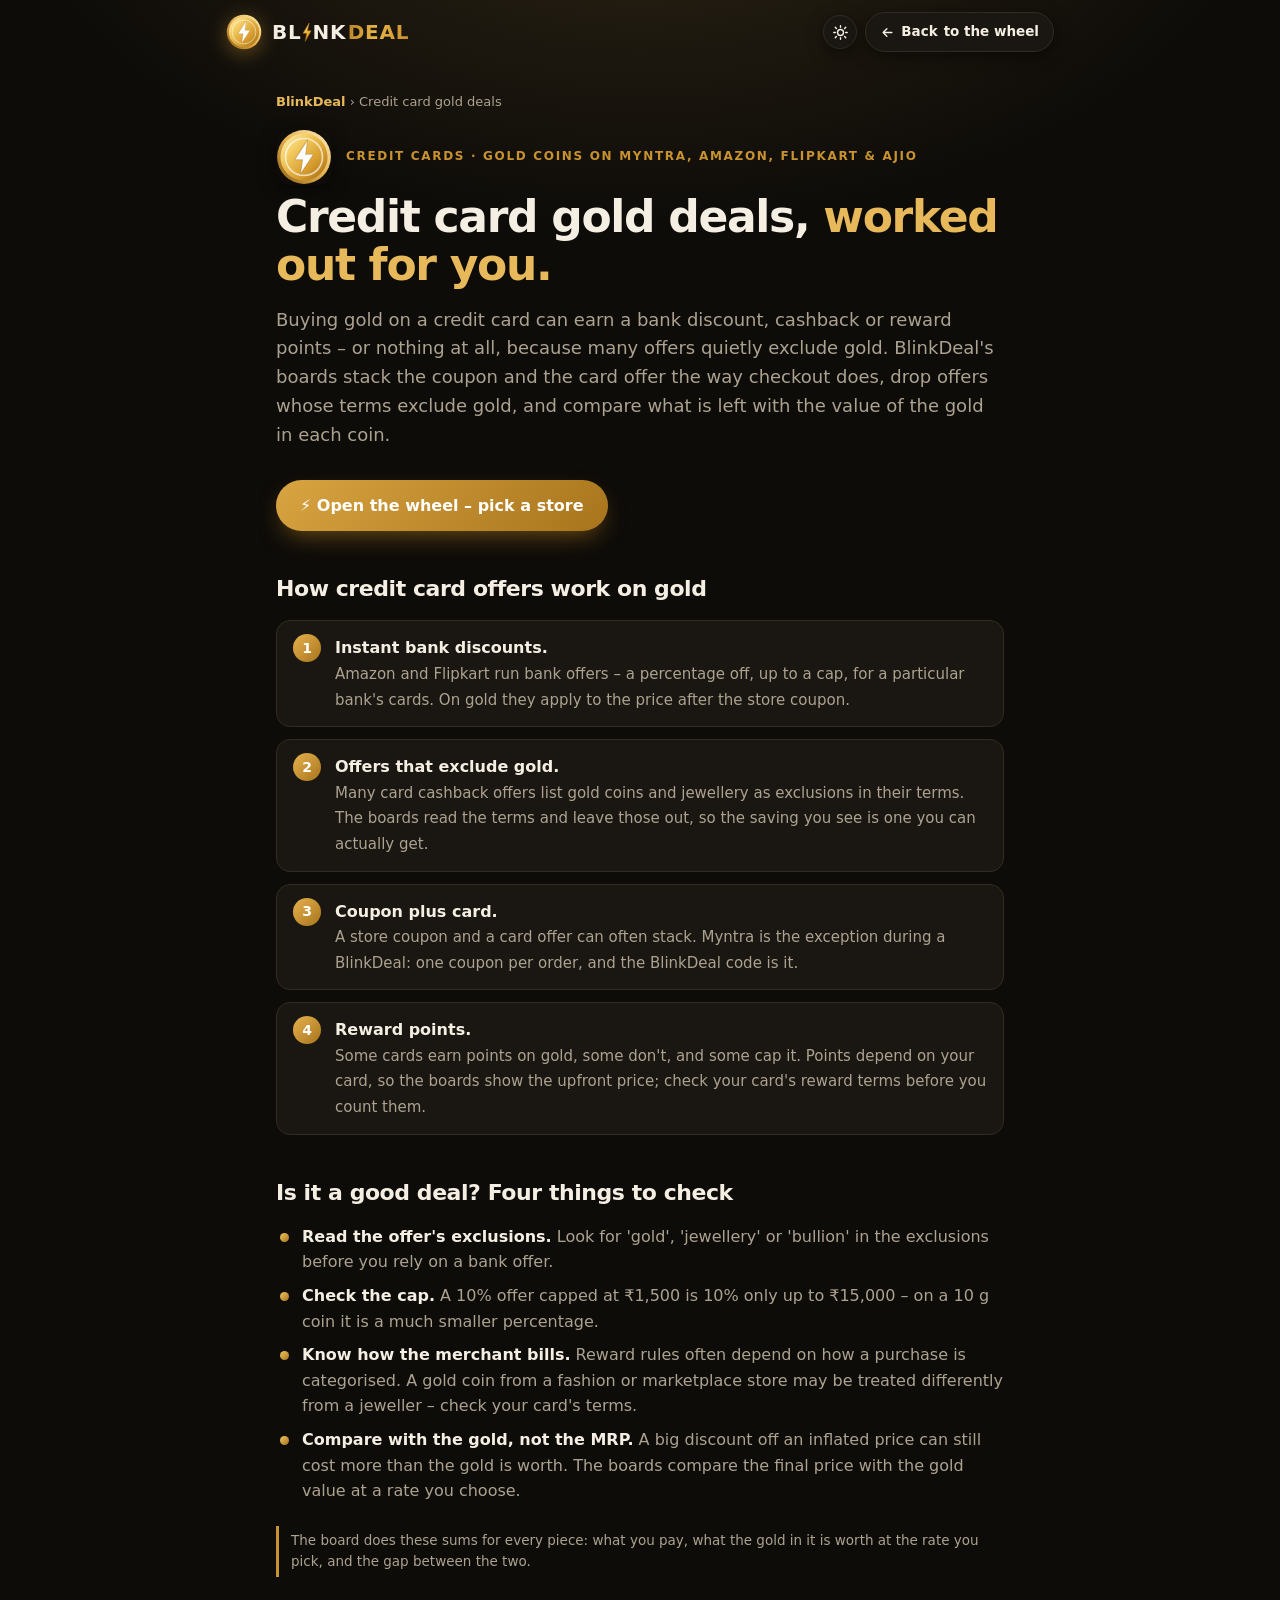
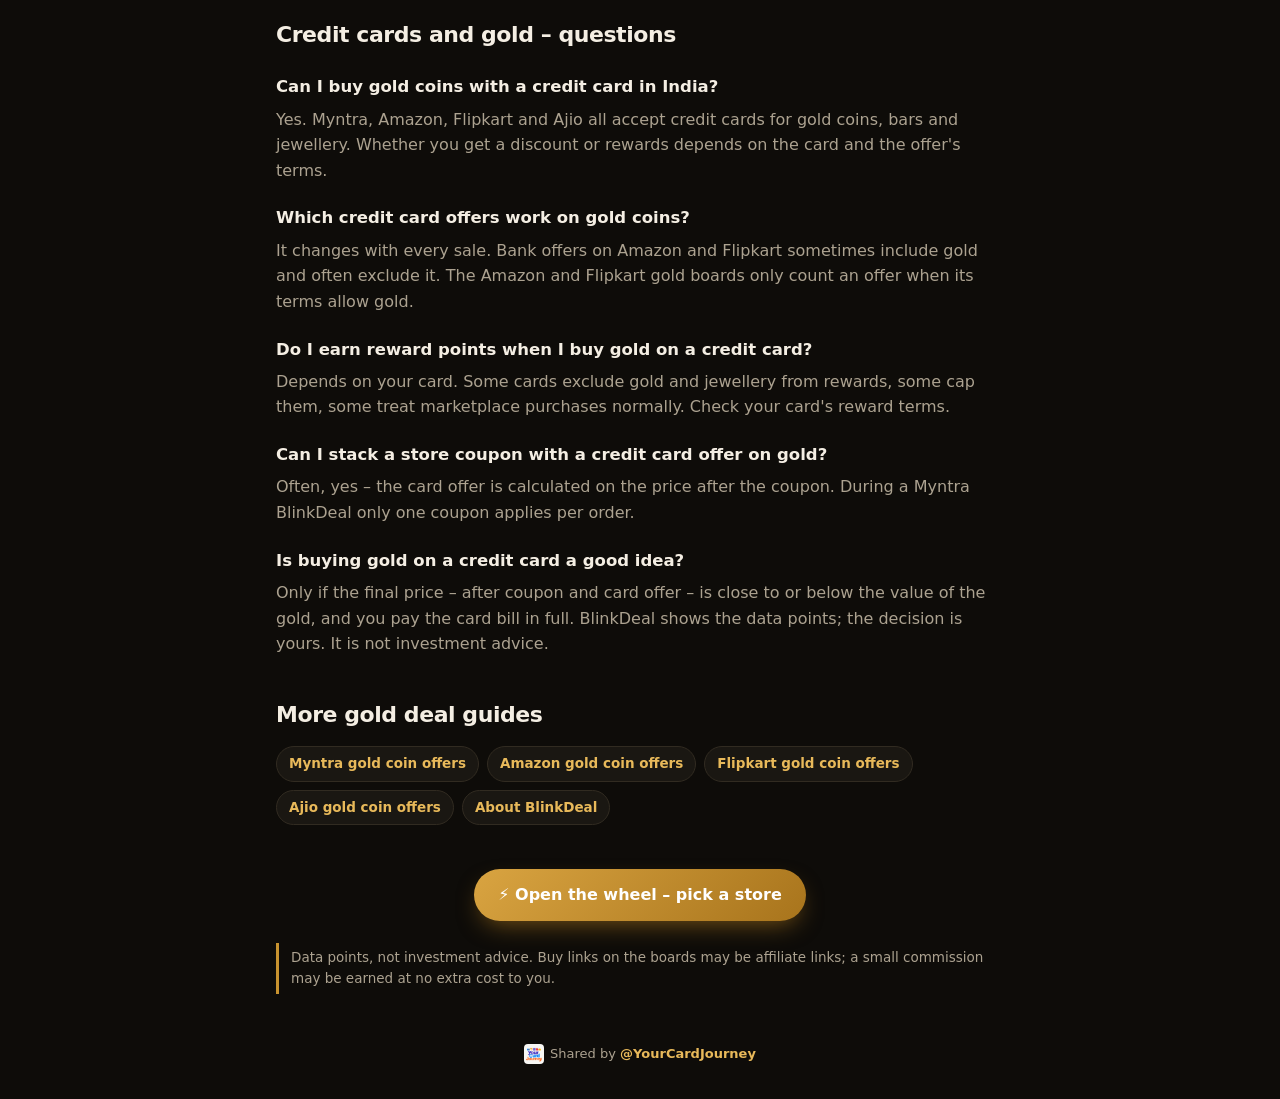
<file: credit-card-gold-deals/index.html>
<!doctype html>
<html lang="en">
<head>
<meta charset="utf-8">
<meta name="viewport" content="width=device-width, initial-scale=1, viewport-fit=cover">
<title>Credit Card Gold Deals – Offers on Gold Coins in India – BlinkDeal</title>
<meta name="description" content="Credit card offers on gold coins, bars and jewellery across Myntra, Amazon, Flipkart and Ajio – which bank offers actually apply to gold, what they stack with, and which coins still beat today&#x27;s gold rate.">
<link rel="canonical" href="https://blinkdeal.live/credit-card-gold-deals/">
<meta name="theme-color" content="#0e0c09">
<meta property="og:type" content="article">
<meta property="og:site_name" content="BlinkDeal">
<meta property="og:locale" content="en_IN">
<meta property="og:url" content="https://blinkdeal.live/credit-card-gold-deals/">
<meta property="og:title" content="Credit Card Gold Deals – Offers on Gold Coins in India ⚡ BlinkDeal">
<meta property="og:description" content="Credit card offers on gold coins, bars and jewellery across Myntra, Amazon, Flipkart and Ajio – which bank offers actually apply to gold, what they stack with, and which coins still beat today&#x27;s gold rate.">
<meta property="og:image" content="https://blinkdeal.live/og-image.jpg">
<meta property="og:image:width" content="1200">
<meta property="og:image:height" content="630">
<meta name="twitter:card" content="summary_large_image">
<meta name="twitter:image" content="https://blinkdeal.live/og-image.jpg">
<link rel="icon" href="../favicon.svg" type="image/svg+xml">
<link rel="apple-touch-icon" href="../apple-touch-icon.png">
<link rel="preconnect" href="https://rsms.me/">
<link rel="stylesheet" href="https://rsms.me/inter/inter.css">
<link rel="stylesheet" href="../page.css">
<script type="application/ld+json">
{
  "@context": "https://schema.org",
  "@graph": [
    {
      "@type": "WebPage",
      "@id": "https://blinkdeal.live/credit-card-gold-deals/",
      "url": "https://blinkdeal.live/credit-card-gold-deals/",
      "name": "Credit Card Gold Deals – Offers on Gold Coins in India",
      "description": "Credit card offers on gold coins, bars and jewellery across Myntra, Amazon, Flipkart and Ajio – which bank offers actually apply to gold, what they stack with, and which coins still beat today's gold rate.",
      "inLanguage": "en-IN",
      "isPartOf": {
        "@id": "https://blinkdeal.live/#site"
      }
    },
    {
      "@type": "FAQPage",
      "@id": "https://blinkdeal.live/credit-card-gold-deals/#faq",
      "mainEntity": [
        {
          "@type": "Question",
          "name": "Can I buy gold coins with a credit card in India?",
          "acceptedAnswer": {
            "@type": "Answer",
            "text": "Yes. Myntra, Amazon, Flipkart and Ajio all accept credit cards for gold coins, bars and jewellery. Whether you get a discount or rewards depends on the card and the offer's terms."
          }
        },
        {
          "@type": "Question",
          "name": "Which credit card offers work on gold coins?",
          "acceptedAnswer": {
            "@type": "Answer",
            "text": "It changes with every sale. Bank offers on Amazon and Flipkart sometimes include gold and often exclude it. The Amazon and Flipkart gold boards only count an offer when its terms allow gold."
          }
        },
        {
          "@type": "Question",
          "name": "Do I earn reward points when I buy gold on a credit card?",
          "acceptedAnswer": {
            "@type": "Answer",
            "text": "Depends on your card. Some cards exclude gold and jewellery from rewards, some cap them, some treat marketplace purchases normally. Check your card's reward terms."
          }
        },
        {
          "@type": "Question",
          "name": "Can I stack a store coupon with a credit card offer on gold?",
          "acceptedAnswer": {
            "@type": "Answer",
            "text": "Often, yes – the card offer is calculated on the price after the coupon. During a Myntra BlinkDeal only one coupon applies per order."
          }
        },
        {
          "@type": "Question",
          "name": "Is buying gold on a credit card a good idea?",
          "acceptedAnswer": {
            "@type": "Answer",
            "text": "Only if the final price – after coupon and card offer – is close to or below the value of the gold, and you pay the card bill in full. BlinkDeal shows the data points; the decision is yours. It is not investment advice."
          }
        }
      ]
    },
    {
      "@type": "BreadcrumbList",
      "itemListElement": [
        {
          "@type": "ListItem",
          "position": 1,
          "name": "BlinkDeal",
          "item": "https://blinkdeal.live/"
        },
        {
          "@type": "ListItem",
          "position": 2,
          "name": "Credit card gold deals",
          "item": "https://blinkdeal.live/credit-card-gold-deals/"
        }
      ]
    }
  ]
}
</script>
<script>
  // Dark by default for everyone; a visitor who picked light keeps light.
  (function () {
    var t = "dark";
    try { if (localStorage.getItem("bdlive.theme") === "light") t = "light"; } catch (e) {}
    document.documentElement.setAttribute("data-theme", t);
  })();
</script>
</head>
<body>
<!-- Generated by tools/guides.py - edit there, not here. -->
<svg width="0" height="0" style="position:absolute" aria-hidden="true">
  <defs>
    <linearGradient id="cf" x1="0" y1="0" x2="1" y2="1"><stop offset="0" stop-color="#fff2c4"/><stop offset=".3" stop-color="#f4cd63"/><stop offset=".68" stop-color="#d59a2c"/><stop offset="1" stop-color="#9c6715"/></linearGradient>
    <linearGradient id="cr" x1="0" y1="1" x2="1" y2="0"><stop offset="0" stop-color="#8a5a12"/><stop offset=".5" stop-color="#e6b24e"/><stop offset="1" stop-color="#fff0bd"/></linearGradient>
    <linearGradient id="bg" x1="0" y1="0" x2="0" y2="1"><stop offset="0" stop-color="#ffe7a0"/><stop offset=".5" stop-color="#f0b93e"/><stop offset="1" stop-color="#c47f16"/></linearGradient>
  </defs>
</svg>

<header class="topbar">
  <a class="brand" href="../" aria-label="BlinkDeal home">
    <svg class="coin" viewBox="0 0 100 100" aria-hidden="true">
      <circle cx="50" cy="50" r="48" fill="url(#cr)"/><circle cx="50" cy="50" r="42" fill="url(#cf)"/>
      <circle cx="50" cy="50" r="33" fill="none" stroke="#fff" stroke-opacity=".65" stroke-width="2.2"/>
      <path d="M56.5 19 33.5 55h14l-4 26L67 45H53l3.5-26z" fill="#fff" stroke="#a36c16" stroke-opacity=".4" stroke-width="1.6" stroke-linejoin="round"/>
    </svg>
    <span class="wm" aria-hidden="true">BL<svg class="bolt" viewBox="0 0 12 24"><path d="M8.6 1 1.2 13.4h4.4L3.9 23l7-12.6H6.5L8.6 1z" fill="url(#bg)" stroke="#a86a10" stroke-width=".7" stroke-linejoin="round"/></svg>NK<span class="deal">DEAL</span></span>
  </a>
  <span class="top-right">
  <button class="theme-btn" id="themeBtn" type="button" aria-label="Switch to light">
    <svg class="sun" viewBox="0 0 24 24" fill="none" stroke="currentColor" stroke-width="2" stroke-linecap="round"><circle cx="12" cy="12" r="4.2"/><path d="M12 2.5v2.2M12 19.3v2.2M4.6 4.6l1.6 1.6M17.8 17.8l1.6 1.6M2.5 12h2.2M19.3 12h2.2M4.6 19.4l1.6-1.6M17.8 6.2l1.6-1.6"/></svg>
    <svg class="moon" viewBox="0 0 24 24" fill="none" stroke="currentColor" stroke-width="2" stroke-linejoin="round"><path d="M20 14.5A8.5 8.5 0 1 1 9.5 4a6.8 6.8 0 0 0 10.5 10.5z"/></svg>
  </button>
  <a class="home" href="../">
    <svg viewBox="0 0 24 24" fill="none" stroke="currentColor" stroke-width="2.2" stroke-linecap="round" stroke-linejoin="round"><path d="M19 12H5M11 18l-6-6 6-6"/></svg>
    Back<span class="long"> to the wheel</span>
  </a>
  </span>
</header>

<main>
  <p class="crumbs"><a href="../">BlinkDeal</a> › Credit card gold deals</p>
  <div class="store-hero">
    <img src="../favicon.svg" alt="">
    <p class="eyebrow" style="margin:0">Credit cards · gold coins on Myntra, Amazon, Flipkart &amp; Ajio</p>
  </div>
  <h1>Credit card gold deals, <em>worked out for you.</em></h1>
  <p class="lede">Buying gold on a credit card can earn a bank discount, cashback or reward points – or nothing at all, because many offers quietly exclude gold. BlinkDeal's boards stack the coupon and the card offer the way checkout does, drop offers whose terms exclude gold, and compare what is left with the value of the gold in each coin.</p>

  <p class="cta" style="margin:0 0 10px;text-align:left"><a class="store-cta" data-store="wheel" href="../">⚡ Open the wheel – pick a store</a></p>

  <h2>How credit card offers work on gold</h2>
  <ol class="steps">
    <li><b>Instant bank discounts.</b><span> Amazon and Flipkart run bank offers – a percentage off, up to a cap, for a particular bank's cards. On gold they apply to the price after the store coupon.</span></li>
    <li><b>Offers that exclude gold.</b><span> Many card cashback offers list gold coins and jewellery as exclusions in their terms. The boards read the terms and leave those out, so the saving you see is one you can actually get.</span></li>
    <li><b>Coupon plus card.</b><span> A store coupon and a card offer can often stack. Myntra is the exception during a BlinkDeal: one coupon per order, and the BlinkDeal code is it.</span></li>
    <li><b>Reward points.</b><span> Some cards earn points on gold, some don't, and some cap it. Points depend on your card, so the boards show the upfront price; check your card's reward terms before you count them.</span></li>
  </ol>

  <h2>Is it a good deal? Four things to check</h2>
  <ul class="ticks">
    <li><b>Read the offer's exclusions.</b> Look for 'gold', 'jewellery' or 'bullion' in the exclusions before you rely on a bank offer.</li>
    <li><b>Check the cap.</b> A 10% offer capped at ₹1,500 is 10% only up to ₹15,000 – on a 10 g coin it is a much smaller percentage.</li>
    <li><b>Know how the merchant bills.</b> Reward rules often depend on how a purchase is categorised. A gold coin from a fashion or marketplace store may be treated differently from a jeweller – check your card's terms.</li>
    <li><b>Compare with the gold, not the MRP.</b> A big discount off an inflated price can still cost more than the gold is worth. The boards compare the final price with the gold value at a rate you choose.</li>
  </ul>
  <p class="note">The board does these sums for every piece: what you pay, what the gold in it is worth at the rate you pick, and the gap between the two.</p>

  <h2>Credit cards and gold – questions</h2>
  <dl>
    <dt>Can I buy gold coins with a credit card in India?</dt>
    <dd>Yes. Myntra, Amazon, Flipkart and Ajio all accept credit cards for gold coins, bars and jewellery. Whether you get a discount or rewards depends on the card and the offer's terms.</dd>
    <dt>Which credit card offers work on gold coins?</dt>
    <dd>It changes with every sale. Bank offers on Amazon and Flipkart sometimes include gold and often exclude it. The Amazon and Flipkart gold boards only count an offer when its terms allow gold.</dd>
    <dt>Do I earn reward points when I buy gold on a credit card?</dt>
    <dd>Depends on your card. Some cards exclude gold and jewellery from rewards, some cap them, some treat marketplace purchases normally. Check your card's reward terms.</dd>
    <dt>Can I stack a store coupon with a credit card offer on gold?</dt>
    <dd>Often, yes – the card offer is calculated on the price after the coupon. During a Myntra BlinkDeal only one coupon applies per order.</dd>
    <dt>Is buying gold on a credit card a good idea?</dt>
    <dd>Only if the final price – after coupon and card offer – is close to or below the value of the gold, and you pay the card bill in full. BlinkDeal shows the data points; the decision is yours. It is not investment advice.</dd>
  </dl>

  <h2>More gold deal guides</h2>
  <div class="guides">
    <a href="../myntra-gold-coin-offers/">Myntra gold coin offers</a>
    <a href="../amazon-gold-coin-offers/">Amazon gold coin offers</a>
    <a href="../flipkart-gold-coin-offers/">Flipkart gold coin offers</a>
    <a href="../ajio-gold-coin-offers/">Ajio gold coin offers</a>
    <a href="../about/">About BlinkDeal</a>
  </div>

  <p class="cta"><a class="store-cta" data-store="wheel" href="../">⚡ Open the wheel – pick a store</a></p>
  <p class="note">Data points, not investment advice. Buy links on the boards may be affiliate links; a small commission may be earned at no extra cost to you.</p>
</main>

<footer>
  <img src="../yourcardjourney.png" alt="">Shared by <a href="https://yourcardjourney.store">@YourCardJourney</a>
</footer>

<script src="../theme.js"></script>
<script src="../analytics.js"></script>
</body>
</html>
</file>
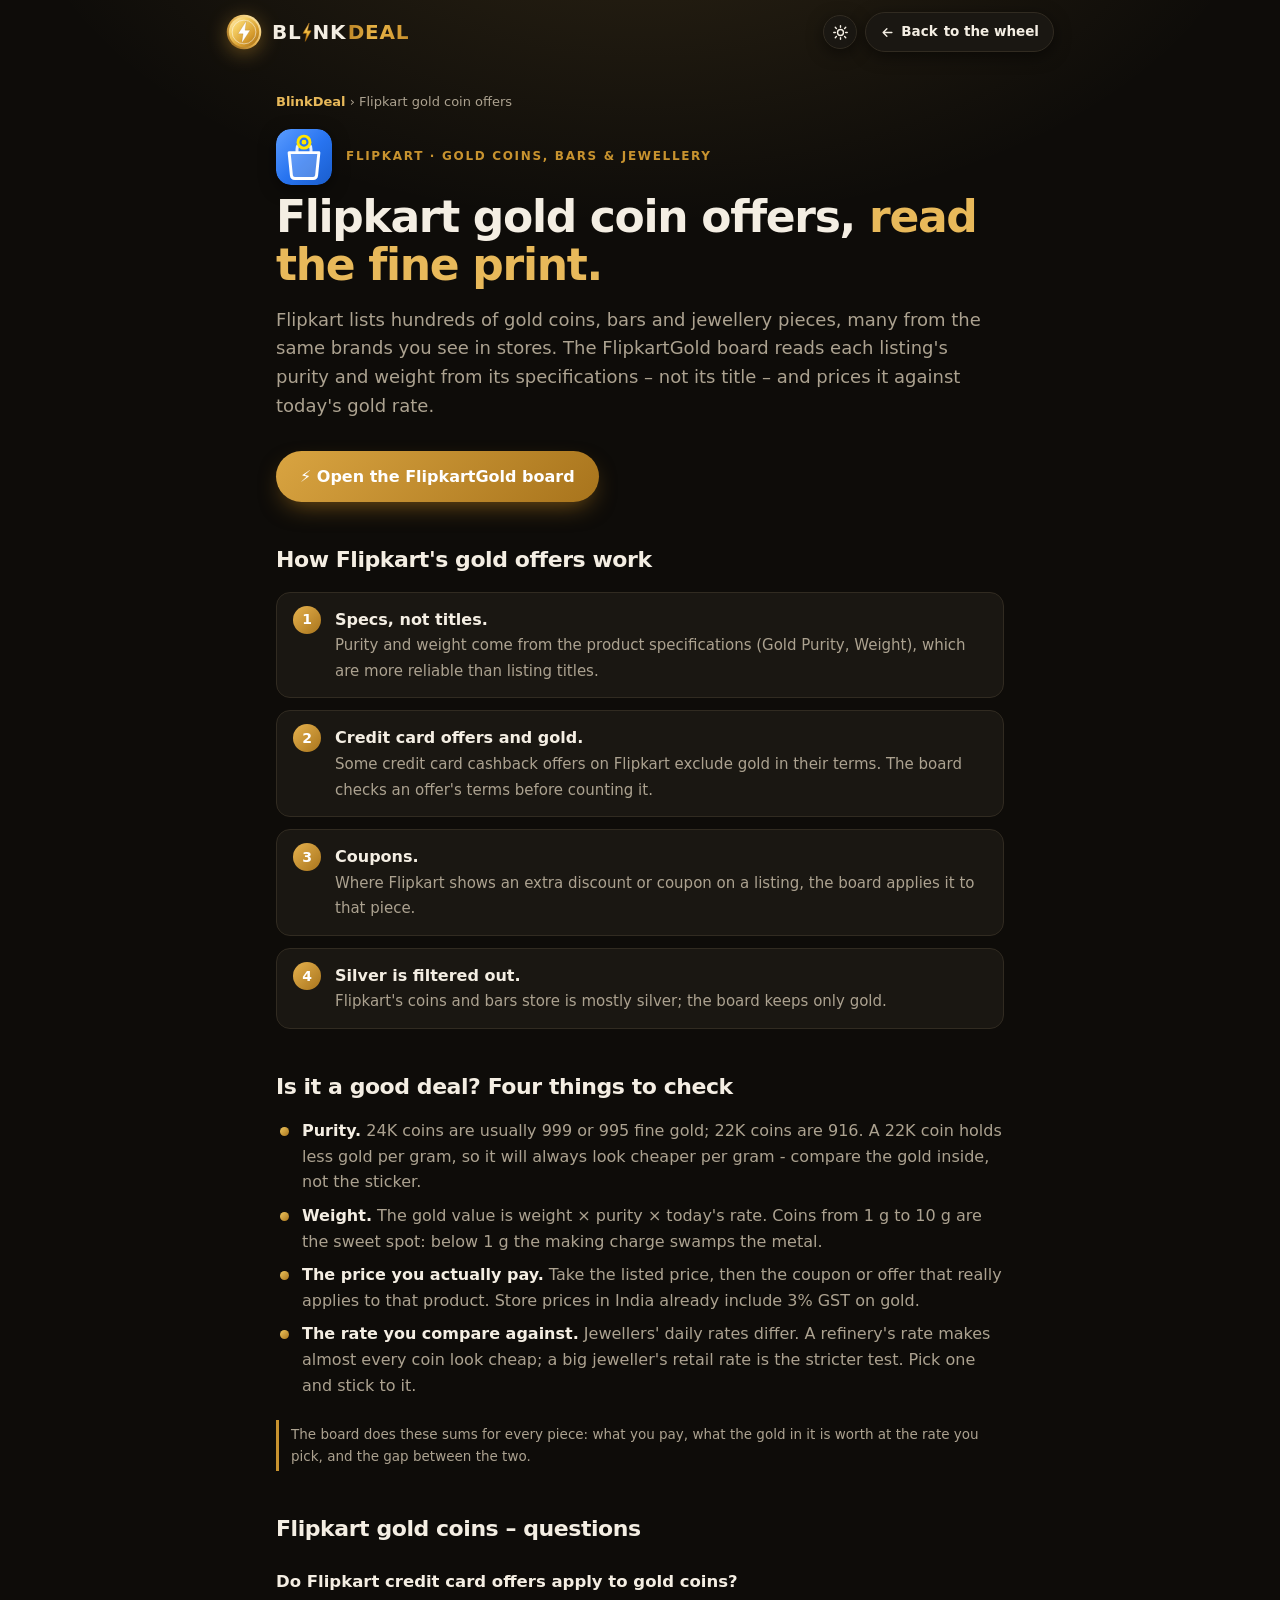
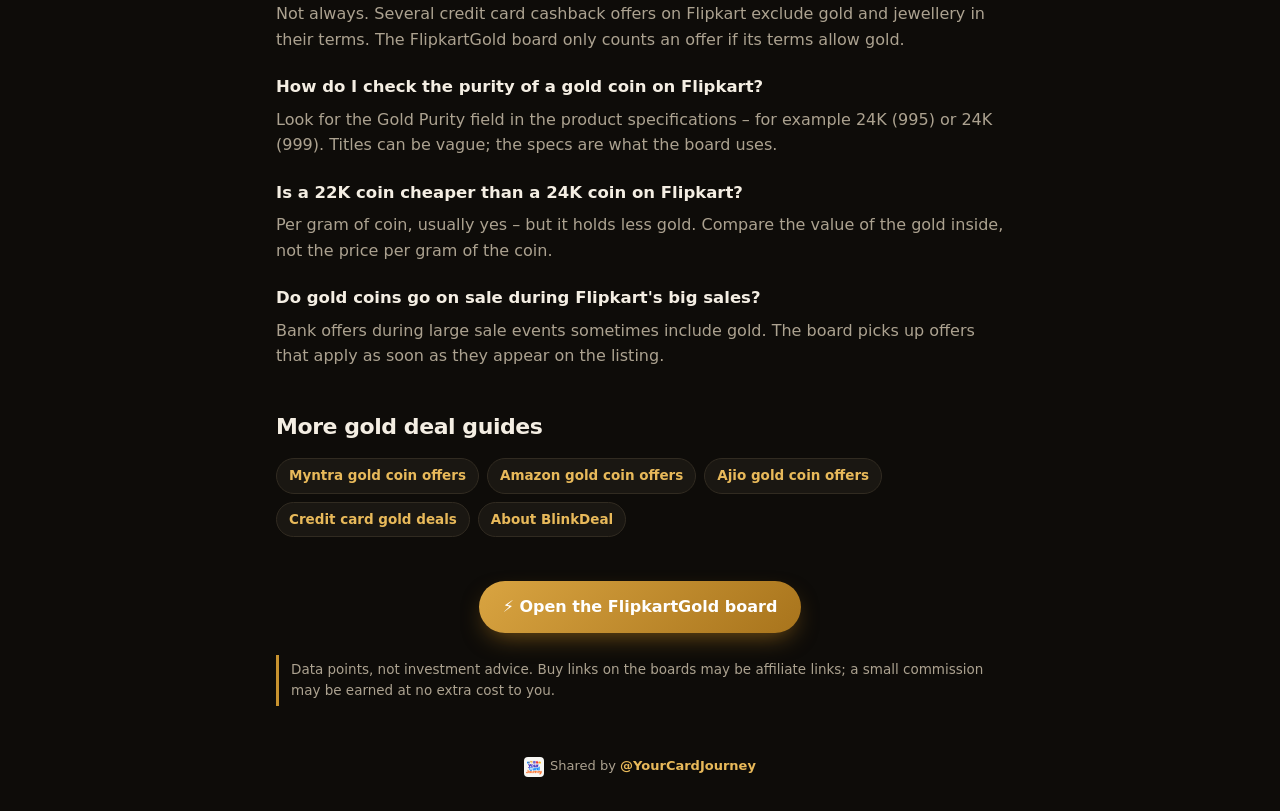
<file: flipkart-gold-coin-offers/index.html>
<!doctype html>
<html lang="en">
<head>
<meta charset="utf-8">
<meta name="viewport" content="width=device-width, initial-scale=1, viewport-fit=cover">
<title>Flipkart Gold Coin Offers – Credit Card &amp; Bank Offers – BlinkDeal</title>
<meta name="description" content="Gold coins, bars and jewellery on Flipkart priced against today&#x27;s gold rate – purity and weight read from each listing&#x27;s specs, and credit card bank offers checked against their terms.">
<link rel="canonical" href="https://blinkdeal.live/flipkart-gold-coin-offers/">
<meta name="theme-color" content="#0e0c09">
<meta property="og:type" content="article">
<meta property="og:site_name" content="BlinkDeal">
<meta property="og:locale" content="en_IN">
<meta property="og:url" content="https://blinkdeal.live/flipkart-gold-coin-offers/">
<meta property="og:title" content="Flipkart Gold Coin Offers – Credit Card &amp; Bank Offers ⚡ BlinkDeal">
<meta property="og:description" content="Gold coins, bars and jewellery on Flipkart priced against today&#x27;s gold rate – purity and weight read from each listing&#x27;s specs, and credit card bank offers checked against their terms.">
<meta property="og:image" content="https://blinkdeal.live/og-image.jpg">
<meta property="og:image:width" content="1200">
<meta property="og:image:height" content="630">
<meta name="twitter:card" content="summary_large_image">
<meta name="twitter:image" content="https://blinkdeal.live/og-image.jpg">
<link rel="icon" href="../favicon.svg" type="image/svg+xml">
<link rel="apple-touch-icon" href="../apple-touch-icon.png">
<link rel="preconnect" href="https://rsms.me/">
<link rel="stylesheet" href="https://rsms.me/inter/inter.css">
<link rel="stylesheet" href="../page.css">
<script type="application/ld+json">
{
  "@context": "https://schema.org",
  "@graph": [
    {
      "@type": "WebPage",
      "@id": "https://blinkdeal.live/flipkart-gold-coin-offers/",
      "url": "https://blinkdeal.live/flipkart-gold-coin-offers/",
      "name": "Flipkart Gold Coin Offers – Credit Card & Bank Offers",
      "description": "Gold coins, bars and jewellery on Flipkart priced against today's gold rate – purity and weight read from each listing's specs, and credit card bank offers checked against their terms.",
      "inLanguage": "en-IN",
      "isPartOf": {
        "@id": "https://blinkdeal.live/#site"
      }
    },
    {
      "@type": "FAQPage",
      "@id": "https://blinkdeal.live/flipkart-gold-coin-offers/#faq",
      "mainEntity": [
        {
          "@type": "Question",
          "name": "Do Flipkart credit card offers apply to gold coins?",
          "acceptedAnswer": {
            "@type": "Answer",
            "text": "Not always. Several credit card cashback offers on Flipkart exclude gold and jewellery in their terms. The FlipkartGold board only counts an offer if its terms allow gold."
          }
        },
        {
          "@type": "Question",
          "name": "How do I check the purity of a gold coin on Flipkart?",
          "acceptedAnswer": {
            "@type": "Answer",
            "text": "Look for the Gold Purity field in the product specifications – for example 24K (995) or 24K (999). Titles can be vague; the specs are what the board uses."
          }
        },
        {
          "@type": "Question",
          "name": "Is a 22K coin cheaper than a 24K coin on Flipkart?",
          "acceptedAnswer": {
            "@type": "Answer",
            "text": "Per gram of coin, usually yes – but it holds less gold. Compare the value of the gold inside, not the price per gram of the coin."
          }
        },
        {
          "@type": "Question",
          "name": "Do gold coins go on sale during Flipkart's big sales?",
          "acceptedAnswer": {
            "@type": "Answer",
            "text": "Bank offers during large sale events sometimes include gold. The board picks up offers that apply as soon as they appear on the listing."
          }
        }
      ]
    },
    {
      "@type": "BreadcrumbList",
      "itemListElement": [
        {
          "@type": "ListItem",
          "position": 1,
          "name": "BlinkDeal",
          "item": "https://blinkdeal.live/"
        },
        {
          "@type": "ListItem",
          "position": 2,
          "name": "Flipkart gold coin offers",
          "item": "https://blinkdeal.live/flipkart-gold-coin-offers/"
        }
      ]
    }
  ]
}
</script>
<script>
  // Dark by default for everyone; a visitor who picked light keeps light.
  (function () {
    var t = "dark";
    try { if (localStorage.getItem("bdlive.theme") === "light") t = "light"; } catch (e) {}
    document.documentElement.setAttribute("data-theme", t);
  })();
</script>
</head>
<body>
<!-- Generated by tools/guides.py - edit there, not here. -->
<svg width="0" height="0" style="position:absolute" aria-hidden="true">
  <defs>
    <linearGradient id="cf" x1="0" y1="0" x2="1" y2="1"><stop offset="0" stop-color="#fff2c4"/><stop offset=".3" stop-color="#f4cd63"/><stop offset=".68" stop-color="#d59a2c"/><stop offset="1" stop-color="#9c6715"/></linearGradient>
    <linearGradient id="cr" x1="0" y1="1" x2="1" y2="0"><stop offset="0" stop-color="#8a5a12"/><stop offset=".5" stop-color="#e6b24e"/><stop offset="1" stop-color="#fff0bd"/></linearGradient>
    <linearGradient id="bg" x1="0" y1="0" x2="0" y2="1"><stop offset="0" stop-color="#ffe7a0"/><stop offset=".5" stop-color="#f0b93e"/><stop offset="1" stop-color="#c47f16"/></linearGradient>
  </defs>
</svg>

<header class="topbar">
  <a class="brand" href="../" aria-label="BlinkDeal home">
    <svg class="coin" viewBox="0 0 100 100" aria-hidden="true">
      <circle cx="50" cy="50" r="48" fill="url(#cr)"/><circle cx="50" cy="50" r="42" fill="url(#cf)"/>
      <circle cx="50" cy="50" r="33" fill="none" stroke="#fff" stroke-opacity=".65" stroke-width="2.2"/>
      <path d="M56.5 19 33.5 55h14l-4 26L67 45H53l3.5-26z" fill="#fff" stroke="#a36c16" stroke-opacity=".4" stroke-width="1.6" stroke-linejoin="round"/>
    </svg>
    <span class="wm" aria-hidden="true">BL<svg class="bolt" viewBox="0 0 12 24"><path d="M8.6 1 1.2 13.4h4.4L3.9 23l7-12.6H6.5L8.6 1z" fill="url(#bg)" stroke="#a86a10" stroke-width=".7" stroke-linejoin="round"/></svg>NK<span class="deal">DEAL</span></span>
  </a>
  <span class="top-right">
  <button class="theme-btn" id="themeBtn" type="button" aria-label="Switch to light">
    <svg class="sun" viewBox="0 0 24 24" fill="none" stroke="currentColor" stroke-width="2" stroke-linecap="round"><circle cx="12" cy="12" r="4.2"/><path d="M12 2.5v2.2M12 19.3v2.2M4.6 4.6l1.6 1.6M17.8 17.8l1.6 1.6M2.5 12h2.2M19.3 12h2.2M4.6 19.4l1.6-1.6M17.8 6.2l1.6-1.6"/></svg>
    <svg class="moon" viewBox="0 0 24 24" fill="none" stroke="currentColor" stroke-width="2" stroke-linejoin="round"><path d="M20 14.5A8.5 8.5 0 1 1 9.5 4a6.8 6.8 0 0 0 10.5 10.5z"/></svg>
  </button>
  <a class="home" href="../">
    <svg viewBox="0 0 24 24" fill="none" stroke="currentColor" stroke-width="2.2" stroke-linecap="round" stroke-linejoin="round"><path d="M19 12H5M11 18l-6-6 6-6"/></svg>
    Back<span class="long"> to the wheel</span>
  </a>
  </span>
</header>

<main>
  <p class="crumbs"><a href="../">BlinkDeal</a> › Flipkart gold coin offers</p>
  <div class="store-hero">
    <img src="../marks/flipkart.svg" alt="">
    <p class="eyebrow" style="margin:0">Flipkart · gold coins, bars &amp; jewellery</p>
  </div>
  <h1>Flipkart gold coin offers, <em>read the fine print.</em></h1>
  <p class="lede">Flipkart lists hundreds of gold coins, bars and jewellery pieces, many from the same brands you see in stores. The FlipkartGold board reads each listing's purity and weight from its specifications – not its title – and prices it against today's gold rate.</p>

  <p class="cta" style="margin:0 0 10px;text-align:left"><a class="store-cta" data-store="flipkart" href="https://flipkartgold.yourcardjourney.store">⚡ Open the FlipkartGold board</a></p>

  <h2>How Flipkart's gold offers work</h2>
  <ol class="steps">
    <li><b>Specs, not titles.</b><span> Purity and weight come from the product specifications (Gold Purity, Weight), which are more reliable than listing titles.</span></li>
    <li><b>Credit card offers and gold.</b><span> Some credit card cashback offers on Flipkart exclude gold in their terms. The board checks an offer's terms before counting it.</span></li>
    <li><b>Coupons.</b><span> Where Flipkart shows an extra discount or coupon on a listing, the board applies it to that piece.</span></li>
    <li><b>Silver is filtered out.</b><span> Flipkart's coins and bars store is mostly silver; the board keeps only gold.</span></li>
  </ol>

  <h2>Is it a good deal? Four things to check</h2>
  <ul class="ticks">
    <li><b>Purity.</b> 24K coins are usually 999 or 995 fine gold; 22K coins are 916. A 22K coin holds less gold per gram, so it will always look cheaper per gram - compare the gold inside, not the sticker.</li>
    <li><b>Weight.</b> The gold value is weight × purity × today's rate. Coins from 1 g to 10 g are the sweet spot: below 1 g the making charge swamps the metal.</li>
    <li><b>The price you actually pay.</b> Take the listed price, then the coupon or offer that really applies to that product. Store prices in India already include 3% GST on gold.</li>
    <li><b>The rate you compare against.</b> Jewellers' daily rates differ. A refinery's rate makes almost every coin look cheap; a big jeweller's retail rate is the stricter test. Pick one and stick to it.</li>
  </ul>
  <p class="note">The board does these sums for every piece: what you pay, what the gold in it is worth at the rate you pick, and the gap between the two.</p>

  <h2>Flipkart gold coins – questions</h2>
  <dl>
    <dt>Do Flipkart credit card offers apply to gold coins?</dt>
    <dd>Not always. Several credit card cashback offers on Flipkart exclude gold and jewellery in their terms. The FlipkartGold board only counts an offer if its terms allow gold.</dd>
    <dt>How do I check the purity of a gold coin on Flipkart?</dt>
    <dd>Look for the Gold Purity field in the product specifications – for example 24K (995) or 24K (999). Titles can be vague; the specs are what the board uses.</dd>
    <dt>Is a 22K coin cheaper than a 24K coin on Flipkart?</dt>
    <dd>Per gram of coin, usually yes – but it holds less gold. Compare the value of the gold inside, not the price per gram of the coin.</dd>
    <dt>Do gold coins go on sale during Flipkart's big sales?</dt>
    <dd>Bank offers during large sale events sometimes include gold. The board picks up offers that apply as soon as they appear on the listing.</dd>
  </dl>

  <h2>More gold deal guides</h2>
  <div class="guides">
    <a href="../myntra-gold-coin-offers/">Myntra gold coin offers</a>
    <a href="../amazon-gold-coin-offers/">Amazon gold coin offers</a>
    <a href="../ajio-gold-coin-offers/">Ajio gold coin offers</a>
    <a href="../credit-card-gold-deals/">Credit card gold deals</a>
    <a href="../about/">About BlinkDeal</a>
  </div>

  <p class="cta"><a class="store-cta" data-store="flipkart" href="https://flipkartgold.yourcardjourney.store">⚡ Open the FlipkartGold board</a></p>
  <p class="note">Data points, not investment advice. Buy links on the boards may be affiliate links; a small commission may be earned at no extra cost to you.</p>
</main>

<footer>
  <img src="../yourcardjourney.png" alt="">Shared by <a href="https://yourcardjourney.store">@YourCardJourney</a>
</footer>

<script src="../theme.js"></script>
<script src="../analytics.js"></script>
</body>
</html>
</file>
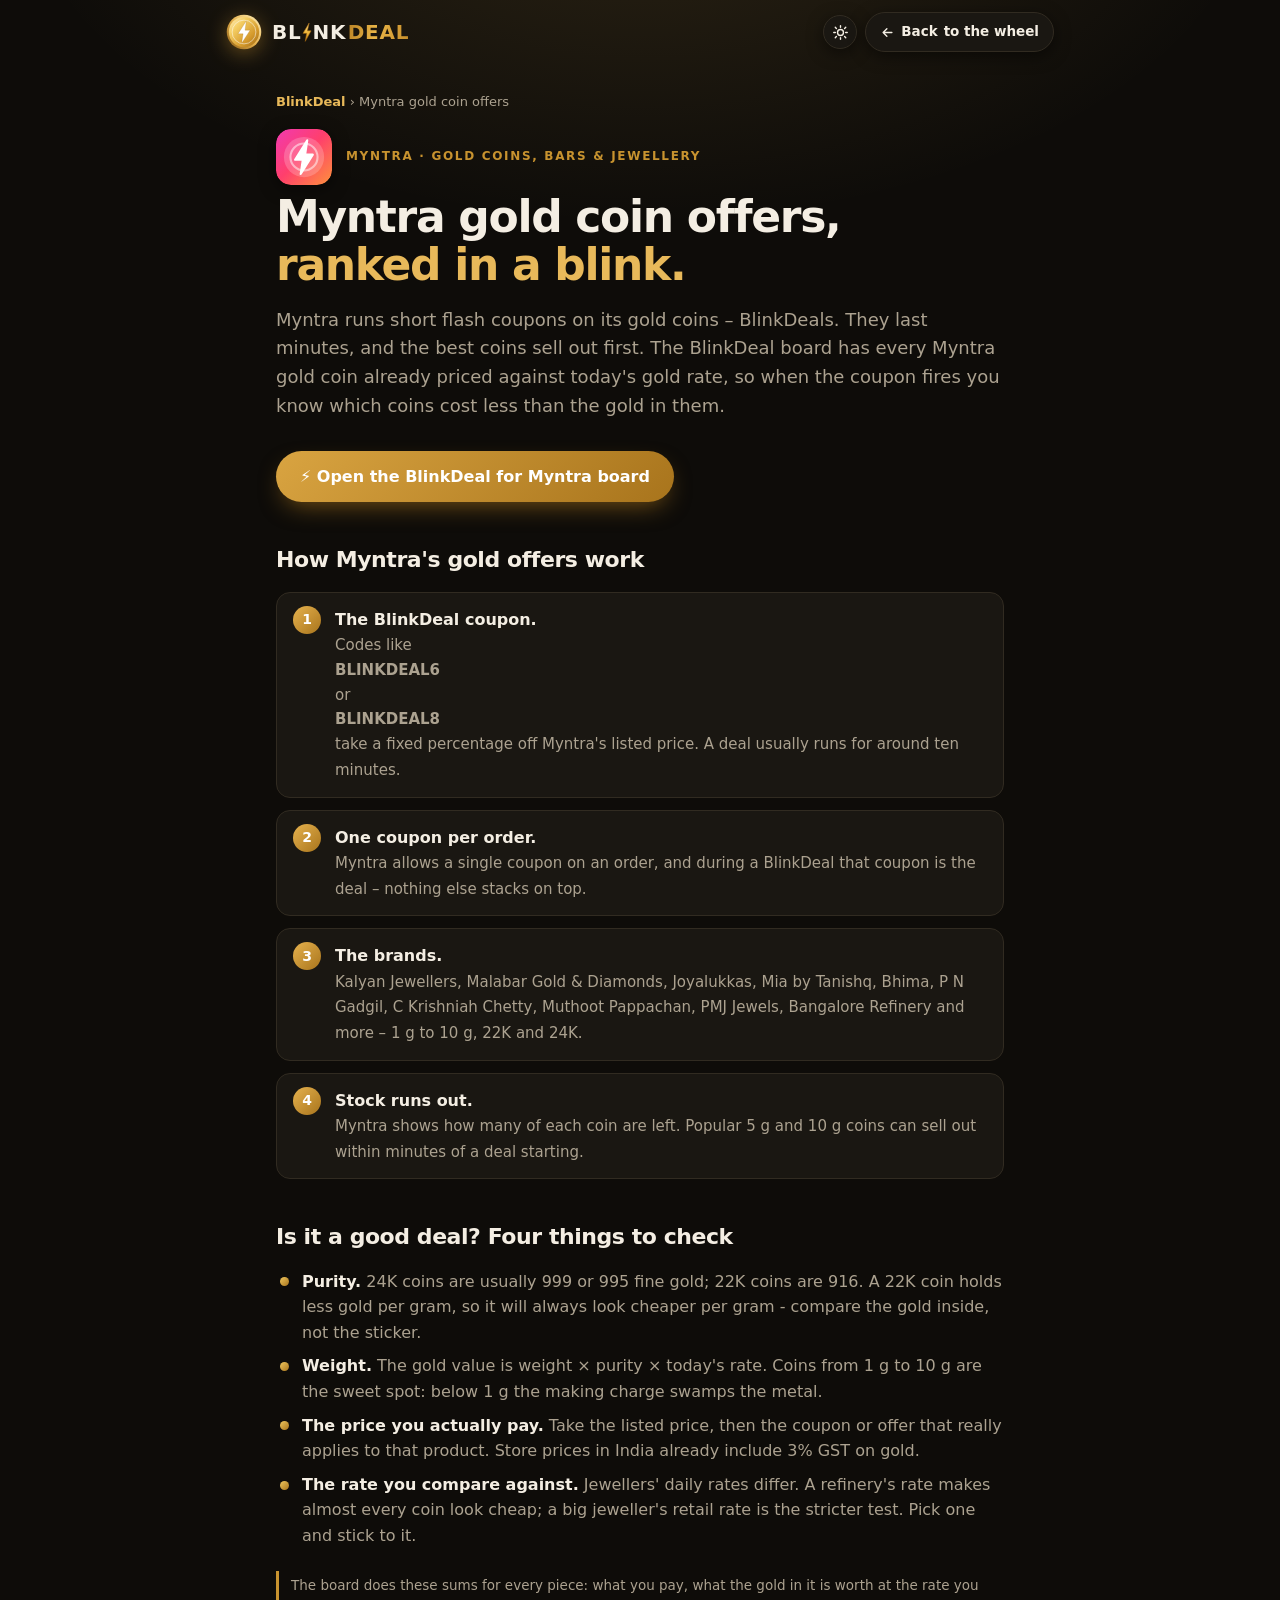
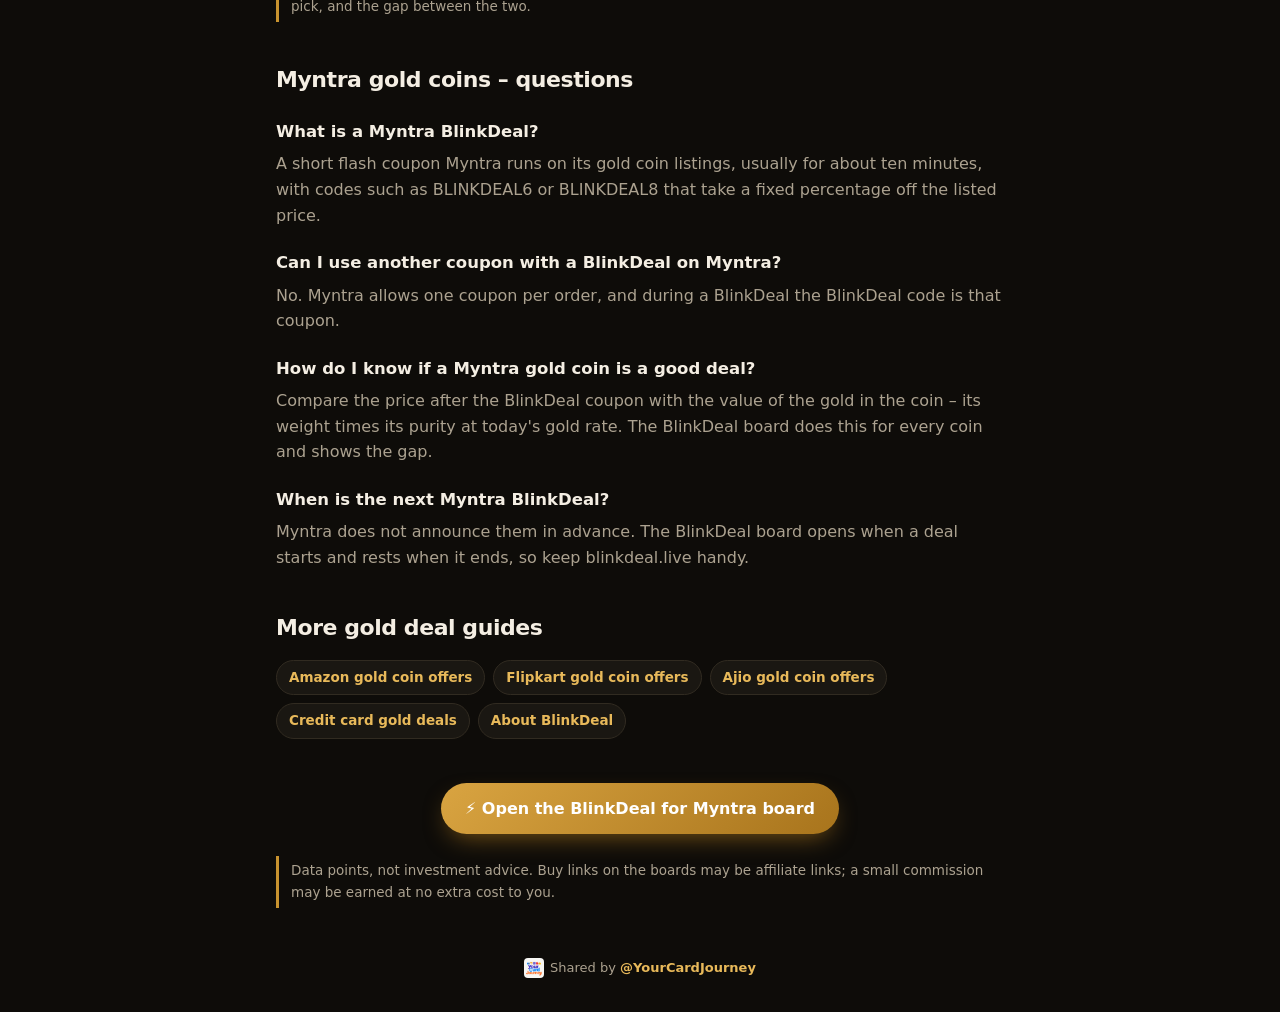
<file: myntra-gold-coin-offers/index.html>
<!doctype html>
<html lang="en">
<head>
<meta charset="utf-8">
<meta name="viewport" content="width=device-width, initial-scale=1, viewport-fit=cover">
<title>Myntra Gold Coin Offers – BlinkDeal Coupons</title>
<meta name="description" content="How Myntra&#x27;s BlinkDeal flash coupons on gold coins work, which coins beat today&#x27;s gold rate, and a live board that ranks every Myntra gold coin the moment the coupon goes live.">
<link rel="canonical" href="https://blinkdeal.live/myntra-gold-coin-offers/">
<meta name="theme-color" content="#0e0c09">
<meta property="og:type" content="article">
<meta property="og:site_name" content="BlinkDeal">
<meta property="og:locale" content="en_IN">
<meta property="og:url" content="https://blinkdeal.live/myntra-gold-coin-offers/">
<meta property="og:title" content="Myntra Gold Coin Offers – BlinkDeal Coupons ⚡ BlinkDeal">
<meta property="og:description" content="How Myntra&#x27;s BlinkDeal flash coupons on gold coins work, which coins beat today&#x27;s gold rate, and a live board that ranks every Myntra gold coin the moment the coupon goes live.">
<meta property="og:image" content="https://blinkdeal.live/og-image.jpg">
<meta property="og:image:width" content="1200">
<meta property="og:image:height" content="630">
<meta name="twitter:card" content="summary_large_image">
<meta name="twitter:image" content="https://blinkdeal.live/og-image.jpg">
<link rel="icon" href="../favicon.svg" type="image/svg+xml">
<link rel="apple-touch-icon" href="../apple-touch-icon.png">
<link rel="preconnect" href="https://rsms.me/">
<link rel="stylesheet" href="https://rsms.me/inter/inter.css">
<link rel="stylesheet" href="../page.css">
<script type="application/ld+json">
{
  "@context": "https://schema.org",
  "@graph": [
    {
      "@type": "WebPage",
      "@id": "https://blinkdeal.live/myntra-gold-coin-offers/",
      "url": "https://blinkdeal.live/myntra-gold-coin-offers/",
      "name": "Myntra Gold Coin Offers – BlinkDeal Coupons",
      "description": "How Myntra's BlinkDeal flash coupons on gold coins work, which coins beat today's gold rate, and a live board that ranks every Myntra gold coin the moment the coupon goes live.",
      "inLanguage": "en-IN",
      "isPartOf": {
        "@id": "https://blinkdeal.live/#site"
      }
    },
    {
      "@type": "FAQPage",
      "@id": "https://blinkdeal.live/myntra-gold-coin-offers/#faq",
      "mainEntity": [
        {
          "@type": "Question",
          "name": "What is a Myntra BlinkDeal?",
          "acceptedAnswer": {
            "@type": "Answer",
            "text": "A short flash coupon Myntra runs on its gold coin listings, usually for about ten minutes, with codes such as BLINKDEAL6 or BLINKDEAL8 that take a fixed percentage off the listed price."
          }
        },
        {
          "@type": "Question",
          "name": "Can I use another coupon with a BlinkDeal on Myntra?",
          "acceptedAnswer": {
            "@type": "Answer",
            "text": "No. Myntra allows one coupon per order, and during a BlinkDeal the BlinkDeal code is that coupon."
          }
        },
        {
          "@type": "Question",
          "name": "How do I know if a Myntra gold coin is a good deal?",
          "acceptedAnswer": {
            "@type": "Answer",
            "text": "Compare the price after the BlinkDeal coupon with the value of the gold in the coin – its weight times its purity at today's gold rate. The BlinkDeal board does this for every coin and shows the gap."
          }
        },
        {
          "@type": "Question",
          "name": "When is the next Myntra BlinkDeal?",
          "acceptedAnswer": {
            "@type": "Answer",
            "text": "Myntra does not announce them in advance. The BlinkDeal board opens when a deal starts and rests when it ends, so keep blinkdeal.live handy."
          }
        }
      ]
    },
    {
      "@type": "BreadcrumbList",
      "itemListElement": [
        {
          "@type": "ListItem",
          "position": 1,
          "name": "BlinkDeal",
          "item": "https://blinkdeal.live/"
        },
        {
          "@type": "ListItem",
          "position": 2,
          "name": "Myntra gold coin offers",
          "item": "https://blinkdeal.live/myntra-gold-coin-offers/"
        }
      ]
    }
  ]
}
</script>
<script>
  // Dark by default for everyone; a visitor who picked light keeps light.
  (function () {
    var t = "dark";
    try { if (localStorage.getItem("bdlive.theme") === "light") t = "light"; } catch (e) {}
    document.documentElement.setAttribute("data-theme", t);
  })();
</script>
</head>
<body>
<!-- Generated by tools/guides.py - edit there, not here. -->
<svg width="0" height="0" style="position:absolute" aria-hidden="true">
  <defs>
    <linearGradient id="cf" x1="0" y1="0" x2="1" y2="1"><stop offset="0" stop-color="#fff2c4"/><stop offset=".3" stop-color="#f4cd63"/><stop offset=".68" stop-color="#d59a2c"/><stop offset="1" stop-color="#9c6715"/></linearGradient>
    <linearGradient id="cr" x1="0" y1="1" x2="1" y2="0"><stop offset="0" stop-color="#8a5a12"/><stop offset=".5" stop-color="#e6b24e"/><stop offset="1" stop-color="#fff0bd"/></linearGradient>
    <linearGradient id="bg" x1="0" y1="0" x2="0" y2="1"><stop offset="0" stop-color="#ffe7a0"/><stop offset=".5" stop-color="#f0b93e"/><stop offset="1" stop-color="#c47f16"/></linearGradient>
  </defs>
</svg>

<header class="topbar">
  <a class="brand" href="../" aria-label="BlinkDeal home">
    <svg class="coin" viewBox="0 0 100 100" aria-hidden="true">
      <circle cx="50" cy="50" r="48" fill="url(#cr)"/><circle cx="50" cy="50" r="42" fill="url(#cf)"/>
      <circle cx="50" cy="50" r="33" fill="none" stroke="#fff" stroke-opacity=".65" stroke-width="2.2"/>
      <path d="M56.5 19 33.5 55h14l-4 26L67 45H53l3.5-26z" fill="#fff" stroke="#a36c16" stroke-opacity=".4" stroke-width="1.6" stroke-linejoin="round"/>
    </svg>
    <span class="wm" aria-hidden="true">BL<svg class="bolt" viewBox="0 0 12 24"><path d="M8.6 1 1.2 13.4h4.4L3.9 23l7-12.6H6.5L8.6 1z" fill="url(#bg)" stroke="#a86a10" stroke-width=".7" stroke-linejoin="round"/></svg>NK<span class="deal">DEAL</span></span>
  </a>
  <span class="top-right">
  <button class="theme-btn" id="themeBtn" type="button" aria-label="Switch to light">
    <svg class="sun" viewBox="0 0 24 24" fill="none" stroke="currentColor" stroke-width="2" stroke-linecap="round"><circle cx="12" cy="12" r="4.2"/><path d="M12 2.5v2.2M12 19.3v2.2M4.6 4.6l1.6 1.6M17.8 17.8l1.6 1.6M2.5 12h2.2M19.3 12h2.2M4.6 19.4l1.6-1.6M17.8 6.2l1.6-1.6"/></svg>
    <svg class="moon" viewBox="0 0 24 24" fill="none" stroke="currentColor" stroke-width="2" stroke-linejoin="round"><path d="M20 14.5A8.5 8.5 0 1 1 9.5 4a6.8 6.8 0 0 0 10.5 10.5z"/></svg>
  </button>
  <a class="home" href="../">
    <svg viewBox="0 0 24 24" fill="none" stroke="currentColor" stroke-width="2.2" stroke-linecap="round" stroke-linejoin="round"><path d="M19 12H5M11 18l-6-6 6-6"/></svg>
    Back<span class="long"> to the wheel</span>
  </a>
  </span>
</header>

<main>
  <p class="crumbs"><a href="../">BlinkDeal</a> › Myntra gold coin offers</p>
  <div class="store-hero">
    <img src="../marks/myntra.svg" alt="">
    <p class="eyebrow" style="margin:0">Myntra · gold coins, bars &amp; jewellery</p>
  </div>
  <h1>Myntra gold coin offers, <em>ranked in a blink.</em></h1>
  <p class="lede">Myntra runs short flash coupons on its gold coins – BlinkDeals. They last minutes, and the best coins sell out first. The BlinkDeal board has every Myntra gold coin already priced against today's gold rate, so when the coupon fires you know which coins cost less than the gold in them.</p>

  <p class="cta" style="margin:0 0 10px;text-align:left"><a class="store-cta" data-store="myntra" href="https://blinkdeal.yourcardjourney.store">⚡ Open the BlinkDeal for Myntra board</a></p>

  <h2>How Myntra's gold offers work</h2>
  <ol class="steps">
    <li><b>The BlinkDeal coupon.</b><span> Codes like <b>BLINKDEAL6</b> or <b>BLINKDEAL8</b> take a fixed percentage off Myntra's listed price. A deal usually runs for around ten minutes.</span></li>
    <li><b>One coupon per order.</b><span> Myntra allows a single coupon on an order, and during a BlinkDeal that coupon is the deal – nothing else stacks on top.</span></li>
    <li><b>The brands.</b><span> Kalyan Jewellers, Malabar Gold &amp; Diamonds, Joyalukkas, Mia by Tanishq, Bhima, P N Gadgil, C Krishniah Chetty, Muthoot Pappachan, PMJ Jewels, Bangalore Refinery and more – 1 g to 10 g, 22K and 24K.</span></li>
    <li><b>Stock runs out.</b><span> Myntra shows how many of each coin are left. Popular 5 g and 10 g coins can sell out within minutes of a deal starting.</span></li>
  </ol>

  <h2>Is it a good deal? Four things to check</h2>
  <ul class="ticks">
    <li><b>Purity.</b> 24K coins are usually 999 or 995 fine gold; 22K coins are 916. A 22K coin holds less gold per gram, so it will always look cheaper per gram - compare the gold inside, not the sticker.</li>
    <li><b>Weight.</b> The gold value is weight × purity × today's rate. Coins from 1 g to 10 g are the sweet spot: below 1 g the making charge swamps the metal.</li>
    <li><b>The price you actually pay.</b> Take the listed price, then the coupon or offer that really applies to that product. Store prices in India already include 3% GST on gold.</li>
    <li><b>The rate you compare against.</b> Jewellers' daily rates differ. A refinery's rate makes almost every coin look cheap; a big jeweller's retail rate is the stricter test. Pick one and stick to it.</li>
  </ul>
  <p class="note">The board does these sums for every piece: what you pay, what the gold in it is worth at the rate you pick, and the gap between the two.</p>

  <h2>Myntra gold coins – questions</h2>
  <dl>
    <dt>What is a Myntra BlinkDeal?</dt>
    <dd>A short flash coupon Myntra runs on its gold coin listings, usually for about ten minutes, with codes such as BLINKDEAL6 or BLINKDEAL8 that take a fixed percentage off the listed price.</dd>
    <dt>Can I use another coupon with a BlinkDeal on Myntra?</dt>
    <dd>No. Myntra allows one coupon per order, and during a BlinkDeal the BlinkDeal code is that coupon.</dd>
    <dt>How do I know if a Myntra gold coin is a good deal?</dt>
    <dd>Compare the price after the BlinkDeal coupon with the value of the gold in the coin – its weight times its purity at today's gold rate. The BlinkDeal board does this for every coin and shows the gap.</dd>
    <dt>When is the next Myntra BlinkDeal?</dt>
    <dd>Myntra does not announce them in advance. The BlinkDeal board opens when a deal starts and rests when it ends, so keep blinkdeal.live handy.</dd>
  </dl>

  <h2>More gold deal guides</h2>
  <div class="guides">
    <a href="../amazon-gold-coin-offers/">Amazon gold coin offers</a>
    <a href="../flipkart-gold-coin-offers/">Flipkart gold coin offers</a>
    <a href="../ajio-gold-coin-offers/">Ajio gold coin offers</a>
    <a href="../credit-card-gold-deals/">Credit card gold deals</a>
    <a href="../about/">About BlinkDeal</a>
  </div>

  <p class="cta"><a class="store-cta" data-store="myntra" href="https://blinkdeal.yourcardjourney.store">⚡ Open the BlinkDeal for Myntra board</a></p>
  <p class="note">Data points, not investment advice. Buy links on the boards may be affiliate links; a small commission may be earned at no extra cost to you.</p>
</main>

<footer>
  <img src="../yourcardjourney.png" alt="">Shared by <a href="https://yourcardjourney.store">@YourCardJourney</a>
</footer>

<script src="../theme.js"></script>
<script src="../analytics.js"></script>
</body>
</html>
</file>
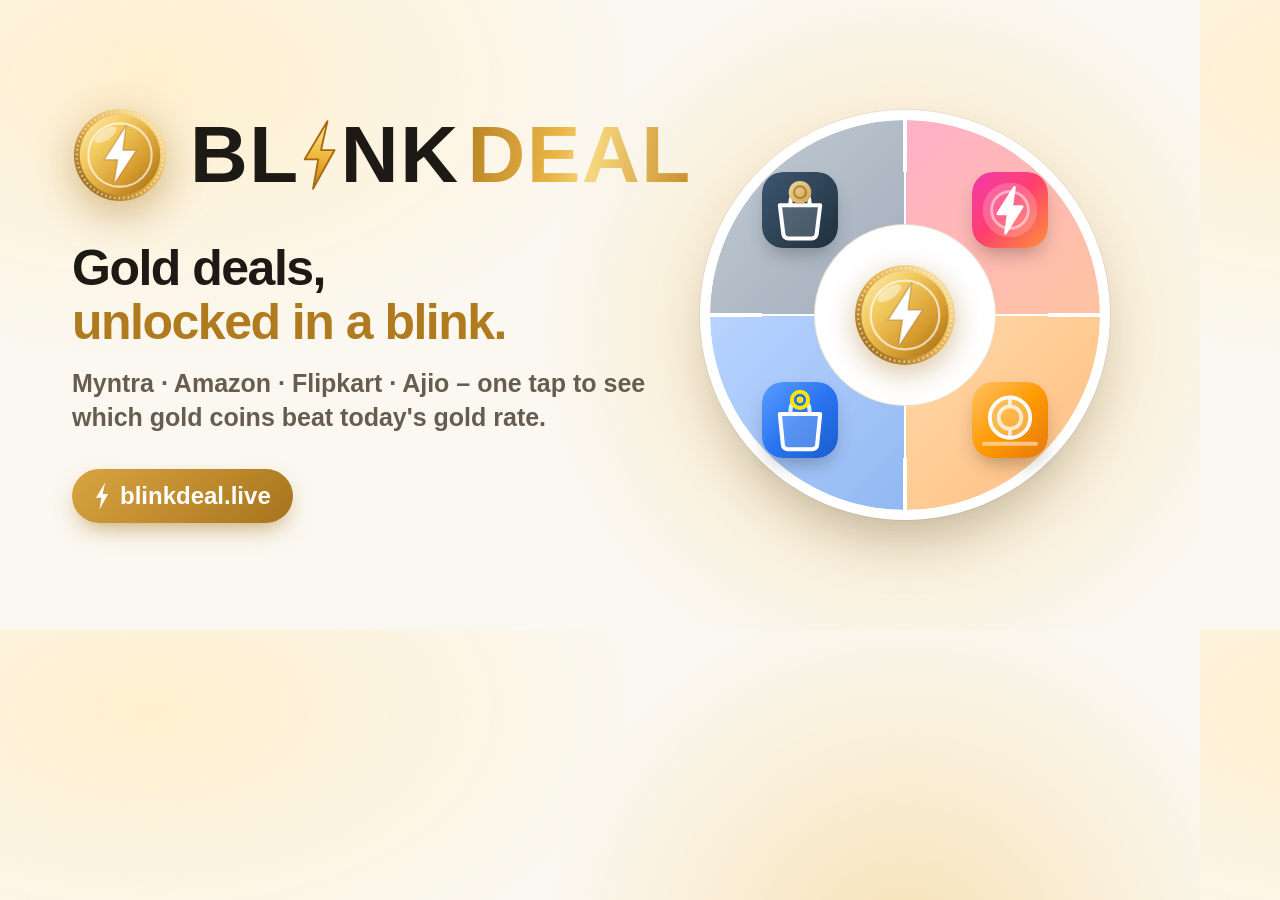
<file: tools/og.html>
<!doctype html>
<!-- The link-preview card (1200x630) shown when blinkdeal.live is shared on
     WhatsApp, X, Telegram... Rendered to ../og-image.png by tools/og.cmd. -->
<html><head><meta charset="utf-8">
<link rel="stylesheet" href="https://rsms.me/inter/inter.css">
<style>
  * { box-sizing: border-box; margin: 0; }
  html, body { width: 1200px; height: 630px; overflow: hidden; }
  body {
    font-family: Inter, "Segoe UI", sans-serif; color: #1d1a16;
    background:
      radial-gradient(520px 520px at 905px 330px, rgba(240,196,98,.42), transparent 70%),
      radial-gradient(700px 400px at 150px 80px, rgba(255,236,190,.7), transparent 70%),
      #fbf8f1;
    position: relative;
  }
  .left { position: absolute; left: 72px; top: 0; bottom: 0; width: 600px;
          display: flex; flex-direction: column; justify-content: center; }
  .brand { display: flex; align-items: center; gap: 22px; }
  .coin { flex: none; width: 96px; height: 96px; filter: drop-shadow(0 12px 22px rgba(160,105,20,.45)); }
  .wm { display: flex; align-items: center; font-size: 80px; font-weight: 900; letter-spacing: .02em; line-height: 1; }
  .wm .bolt { width: 37px; height: 80px; margin: 0 3px 0 1px; }
  .wm .deal { margin-left: 8px; background: linear-gradient(100deg, #b98224, #e9b547 40%, #f7d77e 55%, #c68d2a);
              -webkit-background-clip: text; background-clip: text; color: transparent; }
  h1 { margin-top: 38px; font-size: 50px; font-weight: 850; letter-spacing: -.03em; line-height: 1.08; }
  h1 em { font-style: normal; color: #b07a1e; }
  p { margin-top: 18px; font-size: 25px; font-weight: 600; color: #665d50; line-height: 1.35; }
  .url { margin-top: 34px; display: inline-flex; align-self: flex-start; align-items: center; gap: 10px;
         padding: 12px 22px; border-radius: 999px; font-size: 24px; font-weight: 800;
         color: #fff; background: linear-gradient(135deg, #d9a441, #a8741c);
         box-shadow: 0 10px 24px -8px rgba(168,116,28,.7); }

  .wheel { position: absolute; left: 700px; top: 110px; width: 410px; height: 410px; border-radius: 50%;
           background: #fff; box-shadow: 0 30px 60px -20px rgba(60,40,10,.35), 0 0 0 1px #ebe3d2; }
  .q { position: absolute; width: 50%; height: 50%; }
  .q1 { right: 0; top: 0; border-top-right-radius: 100%; background: linear-gradient(135deg,#ffb0c8,#ffc3a0); }
  .q2 { right: 0; bottom: 0; border-bottom-right-radius: 100%; background: linear-gradient(135deg,#ffd9a8,#ffbd80); }
  .q3 { left: 0; bottom: 0; border-bottom-left-radius: 100%; background: linear-gradient(135deg,#b8d4ff,#92b8f2); }
  .q4 { left: 0; top: 0; border-top-left-radius: 100%; background: linear-gradient(135deg,#c3ccd6,#a2adb9); }
  .ring { position: absolute; inset: 10px; border-radius: 50%; overflow: hidden; }
  .ring::after { content: ""; position: absolute; inset: 0; border-radius: 50%;
                 background: conic-gradient(#fff 0 .6deg, transparent .6deg 89.4deg, #fff 89.4deg 90.6deg, transparent 90.6deg 179.4deg,
                                            #fff 179.4deg 180.6deg, transparent 180.6deg 269.4deg, #fff 269.4deg 270.6deg, transparent 270.6deg 359.4deg, #fff 359.4deg); }
  .hub { position: absolute; left: 50%; top: 50%; width: 180px; height: 180px; margin: -90px 0 0 -90px;
         border-radius: 50%; background: #fff; box-shadow: 0 0 0 1px #ebe3d2; display: grid; place-items: center; }
  .hub svg { width: 104px; height: 104px; filter: drop-shadow(0 8px 14px rgba(160,105,20,.4)); }
  .ic { position: absolute; width: 76px; height: 76px; border-radius: 21px;
        box-shadow: 0 10px 20px -6px rgba(0,0,0,.3); }
</style></head>
<body>
<svg width="0" height="0" style="position:absolute">
  <defs>
    <linearGradient id="cf" x1="0" y1="0" x2="1" y2="1"><stop offset="0" stop-color="#fff2c4"/><stop offset=".3" stop-color="#f4cd63"/><stop offset=".68" stop-color="#d59a2c"/><stop offset="1" stop-color="#9c6715"/></linearGradient>
    <linearGradient id="cr" x1="0" y1="1" x2="1" y2="0"><stop offset="0" stop-color="#8a5a12"/><stop offset=".5" stop-color="#e6b24e"/><stop offset="1" stop-color="#fff0bd"/></linearGradient>
    <linearGradient id="bg" x1="0" y1="0" x2="0" y2="1"><stop offset="0" stop-color="#ffe7a0"/><stop offset=".5" stop-color="#f0b93e"/><stop offset="1" stop-color="#c47f16"/></linearGradient>
    <symbol id="coin" viewBox="0 0 100 100">
      <circle cx="50" cy="50" r="48" fill="url(#cr)"/><circle cx="50" cy="50" r="42" fill="url(#cf)"/>
      <circle cx="50" cy="50" r="45" fill="none" stroke="#fff6d6" stroke-opacity=".6" stroke-width="2.4" stroke-dasharray="1.6 3.1"/>
      <circle cx="50" cy="50" r="33" fill="none" stroke="#fff" stroke-opacity=".65" stroke-width="2.2"/>
      <path d="M56.5 19 33.5 55h14l-4 26L67 45H53l3.5-26z" fill="#fff" stroke="#a36c16" stroke-opacity=".4" stroke-width="1.6" stroke-linejoin="round"/>
      <ellipse cx="35" cy="29" rx="13" ry="5.5" fill="#fff" opacity=".45" transform="rotate(-34 35 29)"/>
    </symbol>
  </defs>
</svg>

<div class="left">
  <div class="brand">
    <svg class="coin"><use href="#coin"/></svg>
    <div class="wm">BL<svg class="bolt" viewBox="0 0 12 24"><path d="M8.6 1 1.2 13.4h4.4L3.9 23l7-12.6H6.5L8.6 1z" fill="url(#bg)" stroke="#a86a10" stroke-width=".6" stroke-linejoin="round"/></svg>NK<span class="deal">DEAL</span></div>
  </div>
  <h1>Gold deals,<br><em>unlocked in a blink.</em></h1>
  <p>Myntra · Amazon · Flipkart · Ajio – one tap to see which gold coins beat today's gold rate.</p>
  <span class="url"><svg width="16" height="30" viewBox="0 0 12 24"><path d="M8.6 1 1.2 13.4h4.4L3.9 23l7-12.6H6.5L8.6 1z" fill="#fff"/></svg>blinkdeal.live</span>
</div>

<div class="wheel">
  <div class="ring"><div class="q q1"></div><div class="q q2"></div><div class="q q3"></div><div class="q q4"></div></div>
  <div class="hub"><svg><use href="#coin"/></svg></div>
  <img class="ic" src="../marks/myntra.svg"   style="left:272px; top:62px">
  <img class="ic" src="../marks/amazon.svg"   style="left:272px; top:272px">
  <img class="ic" src="../marks/flipkart.svg" style="left:62px;  top:272px">
  <img class="ic" src="../marks/ajio.svg"     style="left:62px;  top:62px">
</div>
</body></html>
</file>
<file: style.css>
/* =========================================================================
   BlinkDeal.live - the front door to four gold boards.

   The wheel is the page. Everything else - the top bar, the gold drifting
   behind, the credit - is there to frame it, so the background is one even
   tone with a single round glow behind the dial, never bands.

   The hub wears gold (ivory by day, a near-black vault by night). The colour
   on the wheel is the four boards' own, so each quadrant already looks like
   the board it opens.
   ========================================================================= */

:root {
  --m3-primary:        #7a4f0c;
  --m3-primary-soft:   #c8932f;
  --m3-surface:        #fbf8f1;
  --m3-surface-1:      #ffffff;
  --m3-surface-2:      #f4efe4;
  --m3-on-surface:     #1d1a16;
  --m3-on-surface-var: #665d50;
  --m3-outline-var:    #ebe3d2;
  --glow:              rgba(240,196,98,.34);
  --seg-op: .42; --seg-op-lit: .78;
  --shadow-1: 0 1px 2px rgba(40,30,10,.08), 0 1px 3px rgba(40,30,10,.05);
  --shadow-2: 0 3px 8px rgba(40,30,10,.10), 0 12px 28px rgba(40,30,10,.12);
  --shadow-3: 0 16px 44px rgba(40,30,10,.22);
  --dial-shadow: drop-shadow(0 24px 40px rgba(60,40,10,.22));
  --font: "Inter", "Segoe UI", Roboto, system-ui, -apple-system, sans-serif;
  /* The wheel takes all the room the screen gives it. */
  --w: min(94vw, 720px, max(300px, calc((100svh - 150px) / 1.13)));
  --turn: 70s;
}

html[data-theme="dark"] {
  --m3-primary:        #e8b95a;
  --m3-primary-soft:   #c8932f;
  --m3-surface:        #0e0c09;
  --m3-surface-1:      #1a1712;
  --m3-surface-2:      #221e17;
  --m3-on-surface:     #f4eee3;
  --m3-on-surface-var: #aca290;
  --m3-outline-var:    #312b21;
  --glow:              rgba(232,185,90,.18);
  --seg-op: .5; --seg-op-lit: .9;
  --shadow-1: 0 1px 2px rgba(0,0,0,.45);
  --shadow-2: 0 4px 16px rgba(0,0,0,.5);
  --shadow-3: 0 18px 48px rgba(0,0,0,.65);
  --dial-shadow: drop-shadow(0 24px 50px rgba(0,0,0,.7));
  color-scheme: dark;
}

* { box-sizing: border-box; }
/* One screen, no scrolling: the wheel is sized to fit whatever screen it is on. */
html, body { margin: 0; height: 100%; overflow: hidden; overscroll-behavior: none; }
body {
  height: 100vh; height: 100svh;
  display: flex; flex-direction: column;
  font-family: var(--font);
  font-feature-settings: "cv11", "ss01";
  color: var(--m3-on-surface);
  background: var(--m3-surface);
  -webkit-font-smoothing: antialiased;
  overflow-x: hidden;
}
a { color: inherit; text-decoration: none; }
.sr-only { position: absolute; width: 1px; height: 1px; overflow: hidden; clip: rect(0 0 0 0); white-space: nowrap; }

.hoard { position: fixed; inset: 0; width: 100%; height: 100%; z-index: 0; pointer-events: none; }

/* ---- Top bar ---------------------------------------------------------- */
.topbar {
  position: relative; z-index: 3;
  display: flex; align-items: center; justify-content: space-between;
  height: 64px; padding: 0 max(16px, env(safe-area-inset-left)) 0 max(16px, env(safe-area-inset-right));
  max-width: 1200px; width: 100%; margin: 0 auto;
}
.brand { display: flex; align-items: center; gap: 10px; }
.brand-mark { position: relative; width: 40px; height: 40px; display: block;
              filter: drop-shadow(0 4px 10px rgba(200,147,47,.45));
              transition: transform .25s cubic-bezier(.3,1.6,.5,1); }
.brand:hover .brand-mark { transform: scale(1.06); }
/* ---- The wordmark ------------------------------------------------------
   BLINK in ink, DEAL in gold. Every few seconds the name does what it says:
   BLINK's letters shut and open like an eyelid - twice, quickly - then the I,
   which is a lightning bolt, strikes with a flash, and a band of light runs
   across DEAL. One 5-second loop, so the three beats always land in order. */
.wm {
  display: inline-flex; align-items: center;
  font-size: 22px; font-weight: 900; letter-spacing: .035em; line-height: 1;
  font-feature-settings: "ss01", "cv05";
}
.wm-blink { display: inline-flex; align-items: center; color: var(--m3-on-surface); }
.wm-blink b { display: inline-block; font-weight: 900; transform-origin: 50% 55%;
              animation: eyelid 5s cubic-bezier(.4,0,.2,1) infinite; }
.wm-bolt {
  width: .5em; height: 1.02em; margin: 0 .03em 0 .01em;
  fill: url(#boltGold);
  stroke: #a86a10; stroke-width: .7; stroke-linejoin: round; paint-order: stroke;
  overflow: visible; transform-origin: 50% 50%;
  filter: drop-shadow(0 1px 1px rgba(140,90,10,.35));
  animation: bolt-strike 5s cubic-bezier(.22,1,.36,1) infinite;
}
.wm-deal {
  margin-left: .08em;
  background: linear-gradient(100deg, #b98224 0%, #e2a93a 30%, #fff4cc 46%, #f2c85c 54%, #c68d2a 75%, #a8741c 100%);
  background-size: 260% 100%; background-position: 100% 0;
  -webkit-background-clip: text; background-clip: text; color: transparent;
  filter: drop-shadow(0 1px 0 rgba(122,79,12,.25));
  animation: deal-flash 5s ease-in-out infinite;
}
html[data-theme="dark"] .wm-deal { filter: drop-shadow(0 0 10px rgba(232,185,90,.3)); }
.brand:hover .wm-blink b, .brand:hover .wm-bolt, .brand:hover .wm-deal { animation-duration: 2.2s; }

@keyframes eyelid {
  0%, 62%, 66.5%, 69%, 73%, 100% { transform: scaleY(1); }
  64%, 71% { transform: scaleY(.08); }
}
@keyframes bolt-strike {
  0%, 74% { transform: none; filter: drop-shadow(0 1px 1px rgba(140,90,10,.35)); }
  77% { transform: scale(1.45) rotate(-10deg); filter: drop-shadow(0 0 5px #ffd76a) drop-shadow(0 0 12px rgba(255,200,80,.9)) brightness(1.25); }
  81% { transform: scale(.92) rotate(3deg); }
  86%, 100% { transform: none; filter: drop-shadow(0 1px 1px rgba(140,90,10,.35)); }
}
@keyframes deal-flash {
  0%, 76% { background-position: 100% 0; }
  92%, 100% { background-position: 0% 0; }
}

/* Light / dark switch. Dark is the default; the icon shows where a tap goes. */
.theme-btn {
  width: 34px; height: 34px; flex: none; border-radius: 50%;
  display: grid; place-items: center; cursor: pointer; padding: 0;
  color: var(--m3-on-surface); background: color-mix(in srgb, var(--m3-surface-1) 80%, transparent);
  border: 1px solid var(--m3-outline-var); box-shadow: var(--shadow-1);
  transition: transform .2s, box-shadow .2s;
}
.theme-btn:hover { transform: translateY(-1px) rotate(-12deg); }
.theme-btn svg { width: 17px; height: 17px; }
html[data-theme="dark"] [data-theme-toggle] .moon,
html:not([data-theme="dark"]) [data-theme-toggle] .sun { display: none; }

/* A quiet way to the About page - never louder than the wheel. */
.about-pill {
  display: inline-flex; align-items: center; height: 34px; padding: 0 15px; border-radius: 999px;
  font-size: 13.5px; font-weight: 700; color: var(--m3-on-surface-var);
  background: color-mix(in srgb, var(--m3-surface-1) 80%, transparent);
  border: 1px solid var(--m3-outline-var); box-shadow: var(--shadow-1);
  transition: color .2s, transform .2s, box-shadow .2s;
}
.top-links { display: flex; align-items: center; gap: 8px; }
.about-pill.connect { gap: 6px; color: #fff; border-color: transparent;
  background: linear-gradient(135deg, #e3ad3f, #a8741c);
  box-shadow: 0 6px 14px -6px rgba(168,116,28,.8); }
.about-pill.connect svg { width: 14px; height: 14px; }
.about-pill.connect:hover { color: #fff; }
.about-pill:hover { color: var(--m3-on-surface); transform: translateY(-1px); box-shadow: var(--shadow-2); }

/* ---- Stage ------------------------------------------------------------ */
main { position: relative; z-index: 1; flex: 1; display: flex; align-items: center; justify-content: center;
       overflow-x: clip; overflow-y: visible; }
.stage {
  position: relative; display: grid; place-items: center;
  padding: calc(var(--w) * .115) 0 76px;
  animation: rise 1s cubic-bezier(.2, .9, .25, 1.08) .15s both;
}
/* One round glow behind the dial - the only colour the background carries. */
.stage::before {
  content: ""; position: absolute; left: 50%; top: calc(var(--w) * .115 + var(--w) / 2);
  width: calc(var(--w) * 1.7); height: calc(var(--w) * 1.7);
  transform: translate(-50%, -50%); border-radius: 50%;
  background: radial-gradient(closest-side, var(--glow), transparent);
  pointer-events: none; z-index: -1;
}

.wheel { position: relative; width: var(--w); height: var(--w); }

/* The name rides above the rim, still while the wheel turns under it. */
.crown { position: absolute; inset: 0; width: 100%; height: 100%; overflow: visible; z-index: 2; pointer-events: none; }
.crown-word {
  font-family: var(--font); font-weight: 900; font-size: 44px; letter-spacing: .12em;
  fill: url(#foil);
  stroke: rgba(122,79,12,.45); stroke-width: 1.2px; paint-order: stroke;
  filter: drop-shadow(0 3px 0 rgba(122,79,12,.3)) drop-shadow(0 10px 18px rgba(200,147,47,.35));
}
html[data-theme="dark"] .crown-word {
  stroke: rgba(0,0,0,.45);
  filter: drop-shadow(0 3px 0 rgba(0,0,0,.55)) drop-shadow(0 0 22px rgba(232,185,90,.35));
}

.spin { position: absolute; inset: 0; animation: turn var(--turn) linear infinite; }
.dial { position: absolute; inset: 0; width: 100%; height: 100%; overflow: visible; }
.dial .rim { fill: var(--m3-surface-1); stroke: var(--m3-outline-var); stroke-width: 1.5; filter: var(--dial-shadow); }
.dial .seg { opacity: var(--seg-op); transition: opacity .6s; }
.dial .seg.lit { opacity: var(--seg-op-lit); }
.dial .tick { stroke: var(--m3-on-surface-var); stroke-width: 1.1; opacity: .25; }
.dial .tick.major { stroke: var(--m3-primary-soft); stroke-width: 2.2; opacity: .85; }
.dial .inner { fill: var(--m3-surface-1); stroke: var(--m3-outline-var); stroke-width: 1.5; }

/* Pause the wheel whenever someone is pointing at it. */
.wheel:hover .spin, .wheel:hover .orb-face,
.wheel:focus-within .spin, .wheel:focus-within .orb-face { animation-play-state: paused; }

/* ---- The stores ------------------------------------------------------- */
.orbs { position: absolute; inset: 0; }
.orb {
  --size: calc(var(--w) * .2);
  position: absolute; left: 50%; top: 50%;
  width: var(--size); height: var(--size);
  margin: calc(var(--size) / -2) 0 0 calc(var(--size) / -2);
  transform: rotate(var(--a)) translateY(calc(var(--w) * -.3575)) rotate(calc(-1 * var(--a)));
}
.orb-face {
  position: relative; display: flex; flex-direction: column; align-items: center; justify-content: center;
  width: 100%; height: 100%;
  animation: turn var(--turn) linear infinite reverse;
  outline: none; cursor: pointer;
  -webkit-tap-highlight-color: transparent;
}

/* The icon: the board's own mark on the board's own gradient. */
.orb-icon {
  position: relative; display: grid; place-items: center;
  width: 62%; aspect-ratio: 1; border-radius: 27%;
  background: linear-gradient(140deg, var(--c1), var(--c2));
  box-shadow: 0 8px 20px -4px color-mix(in srgb, var(--c2) 55%, transparent), inset 0 1px 0 rgba(255,255,255,.4);
  overflow: hidden;
  transition: transform .35s cubic-bezier(.3,1.5,.5,1), box-shadow .35s;
}
.orb-icon svg { width: 60%; height: 60%; overflow: visible; }
.orb-icon::after {                               /* foil sweep, as on each board */
  content: ""; position: absolute; inset: -40%;
  background: linear-gradient(100deg, transparent 42%, rgba(255,255,255,.6) 50%, transparent 58%);
  transform: translateX(-120%); opacity: 0;
}
/* A ripple that says "press me". */
.orb-face::before {
  content: ""; position: absolute; left: 50%; top: 50%;
  width: 62%; aspect-ratio: 1; border-radius: 30%;
  transform: translate(-50%, -62%) scale(1);
  border: 2px solid var(--c2); opacity: 0; pointer-events: none;
}

.orb-name {
  position: relative;
  display: inline-flex; align-items: center; gap: 5px;
  margin-top: 6%; padding: 3px 9px; border-radius: 999px;
  font-size: clamp(10.5px, calc(var(--w) * .022), 13.5px); font-weight: 750; letter-spacing: -.01em;
  white-space: nowrap;
  background: var(--m3-surface-1); border: 1px solid var(--m3-outline-var);
  box-shadow: var(--shadow-1);
  transition: background .3s, color .3s, border-color .3s, box-shadow .3s;
}
.orb-name .go { width: 0; height: 1em; opacity: 0; margin-left: -5px; transition: width .3s, opacity .3s, margin .3s; }

/* The spotlit store, and any store under the pointer. */
.orb.play .orb-icon, .orb-face:hover .orb-icon, .orb-face:focus-visible .orb-icon {
  transform: scale(1.08) translateY(-2px);
  box-shadow: 0 14px 30px -6px color-mix(in srgb, var(--c2) 70%, transparent), 0 0 0 5px color-mix(in srgb, var(--c1) 28%, transparent);
}
.orb.play .orb-icon::after, .orb-face:hover .orb-icon::after { animation: foil .7s cubic-bezier(.3,.7,.3,1) .1s both; }
.orb.play .orb-face::before { animation: ripple 1.4s ease-out .15s both; }
.orb.play .orb-name, .orb-face:hover .orb-name, .orb-face:focus-visible .orb-name {
  color: #fff; border-color: transparent;
  background: linear-gradient(135deg, var(--c1), var(--c2));
  box-shadow: 0 6px 16px -4px color-mix(in srgb, var(--c2) 60%, transparent);
}
.orb.play .orb-name .go, .orb-face:hover .orb-name .go, .orb-face:focus-visible .orb-name .go {
  width: 1em; opacity: 1; margin-left: 0;
}
.orb-face:focus-visible .orb-name { outline: 2px solid var(--m3-primary); outline-offset: 2px; }

/* ---- Each board's own motion ------------------------------------------ */
.my-rim, .my-bolt, .am-roll, .fk-coin, .fk-bag, .aj-coin, .aj-bag { transform-box: fill-box; transform-origin: center; }
.aj-coin { transform-origin: center bottom; }
.am-smile, .am-tip { stroke-dasharray: 40; stroke-dashoffset: 0; }

.orb.play .my-rim,  .orb-face:hover .my-rim  { animation: my-ring .6s cubic-bezier(.22,1,.36,1) both; }
.orb.play .my-bolt, .orb-face:hover .my-bolt { animation: my-strike .6s cubic-bezier(.22,1,.36,1) both; }
.orb.play .am-roll,  .orb-face:hover .am-roll  { animation: am-rollin .75s cubic-bezier(.22,1,.36,1) both; }
.orb.play .am-smile, .orb-face:hover .am-smile { animation: am-draw .55s cubic-bezier(.3,.7,.3,1) .12s both; }
.orb.play .am-tip,   .orb-face:hover .am-tip   { animation: am-draw .3s ease .5s both; }
.orb.play .fk-coin, .orb-face:hover .fk-coin { animation: fk-drop .9s cubic-bezier(.5,0,.8,.4) both; }
.orb.play .fk-bag,  .orb-face:hover .fk-bag  { animation: fk-bounce .5s cubic-bezier(.22,1,.36,1) .5s both; }
.orb.play .aj-coin, .orb-face:hover .aj-coin { animation: aj-drop .65s cubic-bezier(.34,1.4,.44,1) both; }
.orb.play .aj-bag,  .orb-face:hover .aj-bag  { animation: aj-settle .5s cubic-bezier(.3,.7,.3,1) .3s both; }

@keyframes my-ring   { 0% { transform: scale(.82); opacity: .35; } 60% { transform: scale(1.07); opacity: 1; } 100% { transform: scale(1); } }
@keyframes my-strike { 0% { opacity: .15; transform: scale(.7) translateY(-2px); } 40% { opacity: 1; transform: scale(1.22); }
                       70% { opacity: .55; transform: scale(.97); } 100% { opacity: 1; transform: scale(1); } }
@keyframes am-rollin { 0% { transform: translateX(-7px) rotate(-150deg); opacity: .4; } 100% { transform: none; opacity: 1; } }
@keyframes am-draw   { 0% { stroke-dashoffset: 40; opacity: .3; } 100% { stroke-dashoffset: 0; opacity: 1; } }
/* Flipkart's coin drops into the bag, then a fresh one appears on top. */
@keyframes fk-drop   { 0% { transform: translateY(-4px) rotate(-20deg); } 55% { transform: translateY(7px) rotate(10deg); opacity: 1; }
                       62% { transform: translateY(9px); opacity: 0; } 80% { transform: translateY(-3px) scale(.6); opacity: 0; }
                       100% { transform: none; opacity: 1; } }
@keyframes fk-bounce { 0% { transform: scaleY(1); } 35% { transform: scaleY(.88) translateY(1px); } 70% { transform: scaleY(1.05); } 100% { transform: scaleY(1); } }
@keyframes aj-drop   { 0% { transform: translateY(-4px) rotate(-14deg); opacity: .55; } 60% { transform: translateY(5px) rotate(4deg); opacity: 1; } 100% { transform: translateY(0); } }
@keyframes aj-settle { 0% { transform: scaleY(1); } 40% { transform: scaleY(.94) translateY(1px); } 100% { transform: none; } }

/* ---- The centre ------------------------------------------------------- */
.core {
  position: absolute; left: 50%; top: 50%;
  width: calc(var(--w) * .44); height: calc(var(--w) * .44);
  transform: translate(-50%, -50%);
  display: flex; flex-direction: column; align-items: center; justify-content: center;
  text-align: center; pointer-events: none;
}
.core-mark { position: relative; width: calc(var(--w) * .16); aspect-ratio: 1; margin-bottom: calc(var(--w) * .022); }
.core-coin { position: absolute; inset: 0; display: block; filter: drop-shadow(0 8px 16px rgba(160,105,20,.4)); }
.core-coin svg, .brand-mark svg { width: 100%; height: 100%; display: block; overflow: visible; }
/* Shockwaves off the coin each time the bolt strikes. */
.shock {
  position: absolute; inset: 0; border-radius: 50%;
  border: 2px solid #e6b24e; opacity: 0;
  animation: shock 3.6s cubic-bezier(.1,.7,.3,1) infinite;
}
.shock.s2 { animation-delay: .18s; border-width: 1.5px; }

/* The hand hangs off to the left, so the words themselves centre under the coin. */
.core-cta {
  position: relative; margin: 0;
  font-size: clamp(14px, calc(var(--w) * .038), 24px); font-weight: 850; letter-spacing: -.025em;
}
.core-cta .tap { position: absolute; right: calc(100% + .3em); top: 50%; margin-top: -.55em;
                 width: 1.05em; height: 1.05em; color: var(--m3-primary-soft); transform-origin: 40% 80%;
                 animation: tap 1.6s ease-in-out infinite; }
.core-sub {
  margin: 3px 0 0; font-size: clamp(10.5px, calc(var(--w) * .022), 13px); font-weight: 600;
  color: var(--m3-on-surface-var);
}

/* ---- The BlinkDeal.live coin: every few seconds the bolt strikes. ------ */
.hb-bolt, .hb-ring, .hb-mill { transform-box: fill-box; transform-origin: center; }
[data-mark] .hb-bolt { animation: hb-strike 3.6s cubic-bezier(.22,1,.36,1) infinite; }
[data-mark] .hb-ring { animation: hb-ring 3.6s cubic-bezier(.22,1,.36,1) infinite; }
[data-mark] .hb-mill { animation: turn 24s linear infinite; }
.brand-mark .hb-bolt, .brand-mark .hb-ring { animation-delay: 1.8s; }

@keyframes hb-strike { 0%, 70% { transform: none; filter: none; }
                       74% { transform: scale(1.28) rotate(-6deg); filter: drop-shadow(0 0 6px #fff) brightness(1.2); }
                       80% { transform: scale(.94); opacity: .6; }
                       88%, 100% { transform: none; opacity: 1; filter: none; } }
@keyframes hb-ring   { 0%, 70% { transform: none; } 76% { transform: scale(1.12); stroke-opacity: 1; } 90%, 100% { transform: none; } }
@keyframes shock     { 0%, 72% { transform: scale(1); opacity: 0; } 74% { opacity: .9; } 100% { transform: scale(1.9); opacity: 0; } }

/* ---- Credit ----------------------------------------------------------- */
.site-credit {
  position: fixed; left: 0; right: 0; bottom: calc(14px + env(safe-area-inset-bottom)); z-index: 3;
  display: flex; justify-content: center; align-items: stretch; gap: 8px; pointer-events: none;
  animation: fadeUp .8s 1.2s both;
}
.credit-pill {
  display: inline-flex; align-items: center; gap: 9px; pointer-events: auto;
  padding: 6px 14px 6px 7px; border-radius: 999px;
  font-size: 12.5px; color: var(--m3-on-surface-var);
  background: color-mix(in srgb, var(--m3-surface-1) 86%, transparent);
  border: 1px solid var(--m3-outline-var); box-shadow: var(--shadow-2);
  backdrop-filter: blur(10px) saturate(1.3); -webkit-backdrop-filter: blur(10px) saturate(1.3);
}
.credit-pill img { height: 22px; width: auto; border-radius: 5px; }
.credit-pill .handle { color: var(--m3-primary); font-weight: 700; }

/* ---- Motion ----------------------------------------------------------- */
@keyframes turn   { to { transform: rotate(360deg); } }
@keyframes foil   { 0% { transform: translateX(-120%); opacity: 0; } 35% { opacity: 1; } 100% { transform: translateX(120%); opacity: 0; } }
@keyframes ripple { 0% { transform: translate(-50%, -62%) scale(1); opacity: .8; } 100% { transform: translate(-50%, -62%) scale(1.55); opacity: 0; } }
@keyframes beat   { 0%, 100% { transform: scale(1); opacity: 1; } 50% { transform: scale(.55); opacity: .6; } }
@keyframes tap    { 0%, 55%, 100% { transform: none; } 25% { transform: translateY(2px) rotate(-8deg) scale(.92); } }
@keyframes sheen  { 0%, 100% { background-position: 0% 0; } 50% { background-position: 100% 0; } }
@keyframes rise   { from { opacity: 0; transform: translateY(40px) scale(.9); } to { opacity: 1; transform: none; } }
@keyframes fadeUp { from { opacity: 0; transform: translateY(10px); } to { opacity: 1; transform: none; } }

@media (prefers-reduced-motion: reduce) {
  *, *::before, *::after { animation: none !important; transition: none !important; }
}

/* Phones: four controls in one top row is a squeeze. The theme switch moves
   down beside the credit pill, in the same pill, so the two read as a pair;
   the top bar keeps the name, About and Connect at full size. */
.theme-pill { display: none; }
@media (max-width: 600px) {
  .top-links .theme-btn { display: none; }
  .theme-pill {
    display: inline-flex; justify-content: center; cursor: pointer;
    align-self: stretch; padding: 0 14px; gap: 0;
    color: var(--m3-on-surface); font: inherit;
  }
  .theme-pill svg { width: 18px; height: 18px; }
  .theme-pill:active { transform: scale(.96); }
}

/* Small phones: the name and both pills must share one row. */
@media (max-width: 400px) {
  .topbar { padding-left: 12px; padding-right: 12px; }
  .brand { gap: 7px; }
  .brand-mark { width: 32px; height: 32px; }
  .wm { font-size: 18px; }
  .top-links { gap: 6px; }
  .about-pill { height: 32px; padding: 0 12px; font-size: 13px; }
}
/* Very narrow phones: keep the credit pill clear of the corner switch. */
@media (max-width: 360px) {
  .credit-pill:not(.theme-pill) { font-size: 11.5px; padding-right: 11px; }
  .about-pill { padding: 0 10px; }
  .about-pill.connect svg { display: none; }
}
</file>
<file: page.css>
/* Shared styles for the text pages (About and the store guides). */
:root {
    --bg: #fbf8f1; --card: #ffffff; --ink: #1d1a16; --muted: #665d50; --line: #ebe3d2;
    --gold: #9a6612; --gold-soft: #c8932f; --glow: rgba(240,196,98,.3);
    --shadow: 0 3px 8px rgba(40,30,10,.08), 0 12px 28px rgba(40,30,10,.08);
  }
  html[data-theme="dark"] {
    --bg: #0e0c09; --card: #1a1712; --ink: #f4eee3; --muted: #aca290; --line: #312b21;
    --gold: #e8b95a; --gold-soft: #c8932f; --glow: rgba(232,185,90,.14);
    --shadow: 0 4px 16px rgba(0,0,0,.5);
    color-scheme: dark;
  }
  * { box-sizing: border-box; }
  html, body { margin: 0; }
  body {
    font-family: Inter, "Segoe UI", Roboto, system-ui, sans-serif;
    font-feature-settings: "cv11", "ss01";
    color: var(--ink); line-height: 1.6; -webkit-font-smoothing: antialiased;
    background: radial-gradient(900px 520px at 50% -140px, var(--glow), transparent 70%) no-repeat, var(--bg);
  }
  a { color: var(--gold); font-weight: 650; text-decoration: none; }
  a:hover { text-decoration: underline; }

  .topbar { max-width: 860px; margin: 0 auto; height: 64px; padding: 0 16px;
            display: flex; align-items: center; justify-content: space-between; }
  .brand { display: inline-flex; align-items: center; gap: 10px; color: var(--ink); text-decoration: none !important; }
  .brand svg.coin { width: 36px; height: 36px; filter: drop-shadow(0 4px 10px rgba(200,147,47,.45)); }
  .wm { display: inline-flex; align-items: center; font-size: 20px; font-weight: 900; letter-spacing: .035em; }
  .wm .bolt { width: .5em; height: 1.02em; margin: 0 .03em; }
  .wm .deal { margin-left: .08em; background: linear-gradient(100deg, #b98224, #e9b547 45%, #c68d2a);
              -webkit-background-clip: text; background-clip: text; color: transparent; }
  .home { display: inline-flex; align-items: center; gap: 6px; padding: 8px 14px; border-radius: 999px;
          font-size: 13.5px; font-weight: 700; color: var(--ink); background: var(--card);
          border: 1px solid var(--line); box-shadow: var(--shadow); text-decoration: none !important; }
  .home svg { width: 15px; height: 15px; }

  main { max-width: 760px; margin: 0 auto; padding: 18px 16px 40px; }
  .eyebrow { font-size: 12px; font-weight: 800; letter-spacing: .14em; text-transform: uppercase; color: var(--gold-soft); margin: 18px 0 8px; }
  h1 { font-size: clamp(30px, 6vw, 44px); line-height: 1.1; letter-spacing: -.03em; margin: 0 0 16px; font-weight: 850; }
  h1 em { font-style: normal; color: var(--gold); }
  .lede { font-size: 18px; color: var(--muted); margin: 0 0 30px; }
  h2 { font-size: 22px; letter-spacing: -.02em; margin: 40px 0 14px; }

  .stores { display: grid; grid-template-columns: repeat(2, minmax(0, 1fr)); gap: 12px; }
  .store { display: flex; gap: 13px; align-items: flex-start; padding: 16px; border-radius: 16px;
           background: var(--card); border: 1px solid var(--line); box-shadow: var(--shadow);
           color: var(--ink); text-decoration: none !important; transition: transform .2s; }
  .store:hover { transform: translateY(-2px); }
  .store img { width: 44px; height: 44px; border-radius: 12px; flex: none; }
  .store b { display: block; font-size: 16px; }
  .store span { display: block; font-size: 14px; color: var(--muted); font-weight: 500; line-height: 1.45; margin-top: 2px; }

  ol.steps { counter-reset: s; list-style: none; padding: 0; margin: 0; display: grid; gap: 12px; }
  ol.steps li { counter-increment: s; position: relative; padding: 14px 16px 14px 58px; border-radius: 14px;
                background: var(--card); border: 1px solid var(--line); }
  ol.steps li::before { content: counter(s); position: absolute; left: 16px; top: 13px;
                        width: 28px; height: 28px; border-radius: 50%; display: grid; place-items: center;
                        font-weight: 800; font-size: 14px; color: #fff;
                        background: linear-gradient(135deg, #e6b24e, #a8741c); }
  ol.steps b { display: block; }
  ol.steps span { color: var(--muted); font-size: 15px; }

  dl { margin: 0; }
  dt { font-weight: 750; font-size: 16.5px; margin-top: 22px; }
  dd { margin: 6px 0 0; color: var(--muted); }

  .cta { margin: 44px 0 0; text-align: center; }
  .cta a { display: inline-flex; align-items: center; gap: 8px; padding: 13px 24px; border-radius: 999px;
           font-size: 16px; font-weight: 800; color: #fff; text-decoration: none;
           background: linear-gradient(135deg, #d9a441, #a8741c); box-shadow: 0 10px 24px -8px rgba(168,116,28,.7); }
  footer { text-align: center; padding: 10px 16px 34px; font-size: 13px; color: var(--muted); }
  footer img { height: 20px; vertical-align: middle; border-radius: 4px; margin-right: 6px; }
  .guides { display: flex; flex-wrap: wrap; gap: 8px; margin-top: 14px; }
  .guides a { font-size: 13.5px; padding: 6px 12px; border-radius: 999px; background: var(--card); border: 1px solid var(--line); }
  .crumbs { font-size: 13px; color: var(--muted); margin: 10px 0 0; }
  .crumbs a { font-weight: 600; }
  .note { font-size: 13.5px; color: var(--muted); border-left: 3px solid var(--gold-soft); padding: 4px 0 4px 12px; margin: 22px 0 0; }
  .store-hero { display: flex; align-items: center; gap: 14px; margin: 16px 0 8px; }
  .store-hero img { width: 56px; height: 56px; border-radius: 15px; box-shadow: var(--shadow); }
  ul.ticks { padding-left: 0; list-style: none; display: grid; gap: 8px; margin: 0; }
  ul.ticks li { position: relative; padding-left: 26px; color: var(--muted); }
  ul.ticks li::before { content: ""; position: absolute; left: 4px; top: .55em; width: 9px; height: 9px; border-radius: 50%;
                        background: linear-gradient(135deg, #f0c75e, #a8741c); }
  ul.ticks b { color: var(--ink); }
  @media (max-width: 560px) { .stores { grid-template-columns: 1fr; } }

.top-right { display: flex; align-items: center; gap: 8px; }
/* Light / dark switch. Dark is the default; the icon shows where a tap goes. */
.theme-btn {
  width: 34px; height: 34px; flex: none; border-radius: 50%;
  display: grid; place-items: center; cursor: pointer; padding: 0;
  color: var(--ink); background: var(--card);
  border: 1px solid var(--line); box-shadow: var(--shadow);
  transition: transform .2s, box-shadow .2s;
}
.theme-btn:hover { transform: translateY(-1px) rotate(-12deg); }
.theme-btn svg { width: 17px; height: 17px; }
html[data-theme="dark"] .theme-btn .moon,
html:not([data-theme="dark"]) .theme-btn .sun,
html[data-theme="dark"] [data-theme-toggle] .moon,
html:not([data-theme="dark"]) [data-theme-toggle] .sun { display: none; }
@media (max-width: 400px) {
  .home { padding: 8px 11px; font-size: 12.5px; }
  .home .long { display: none; }
  .wm { font-size: 18px; }
}
</file>
